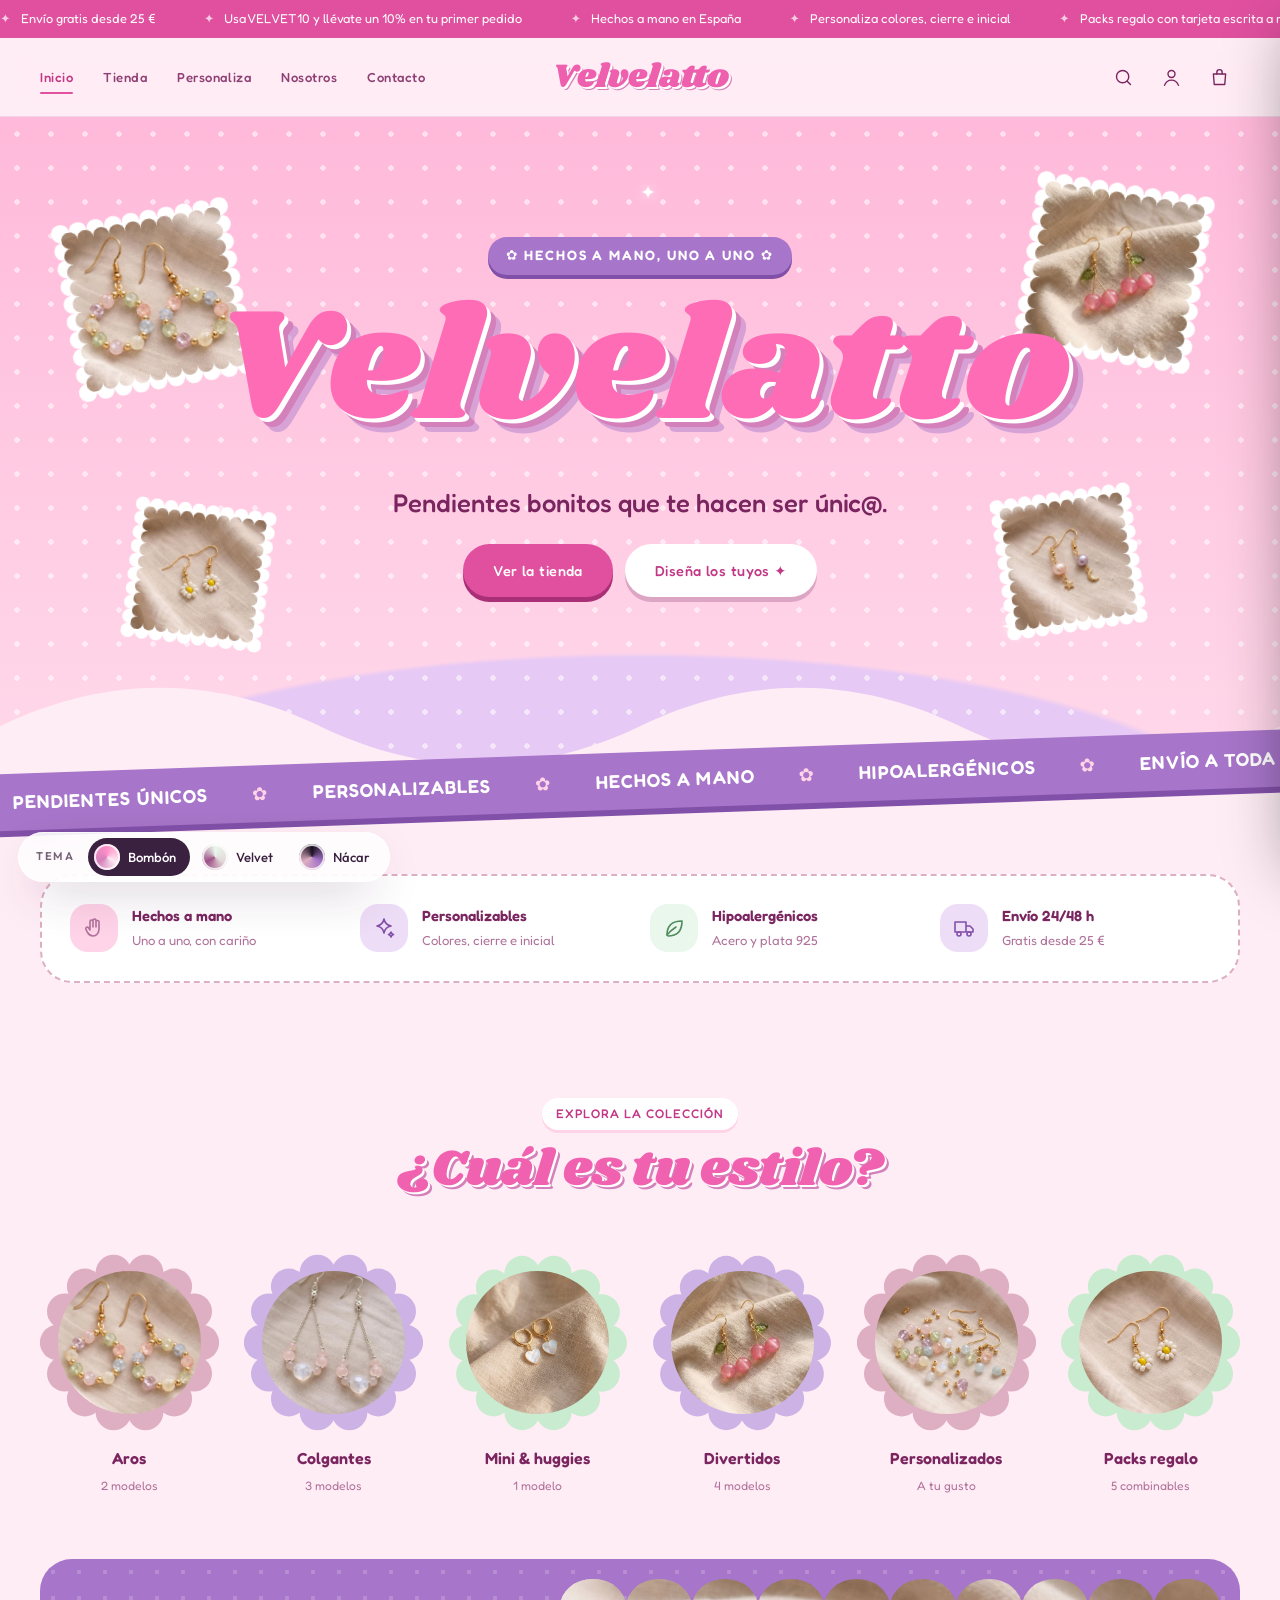
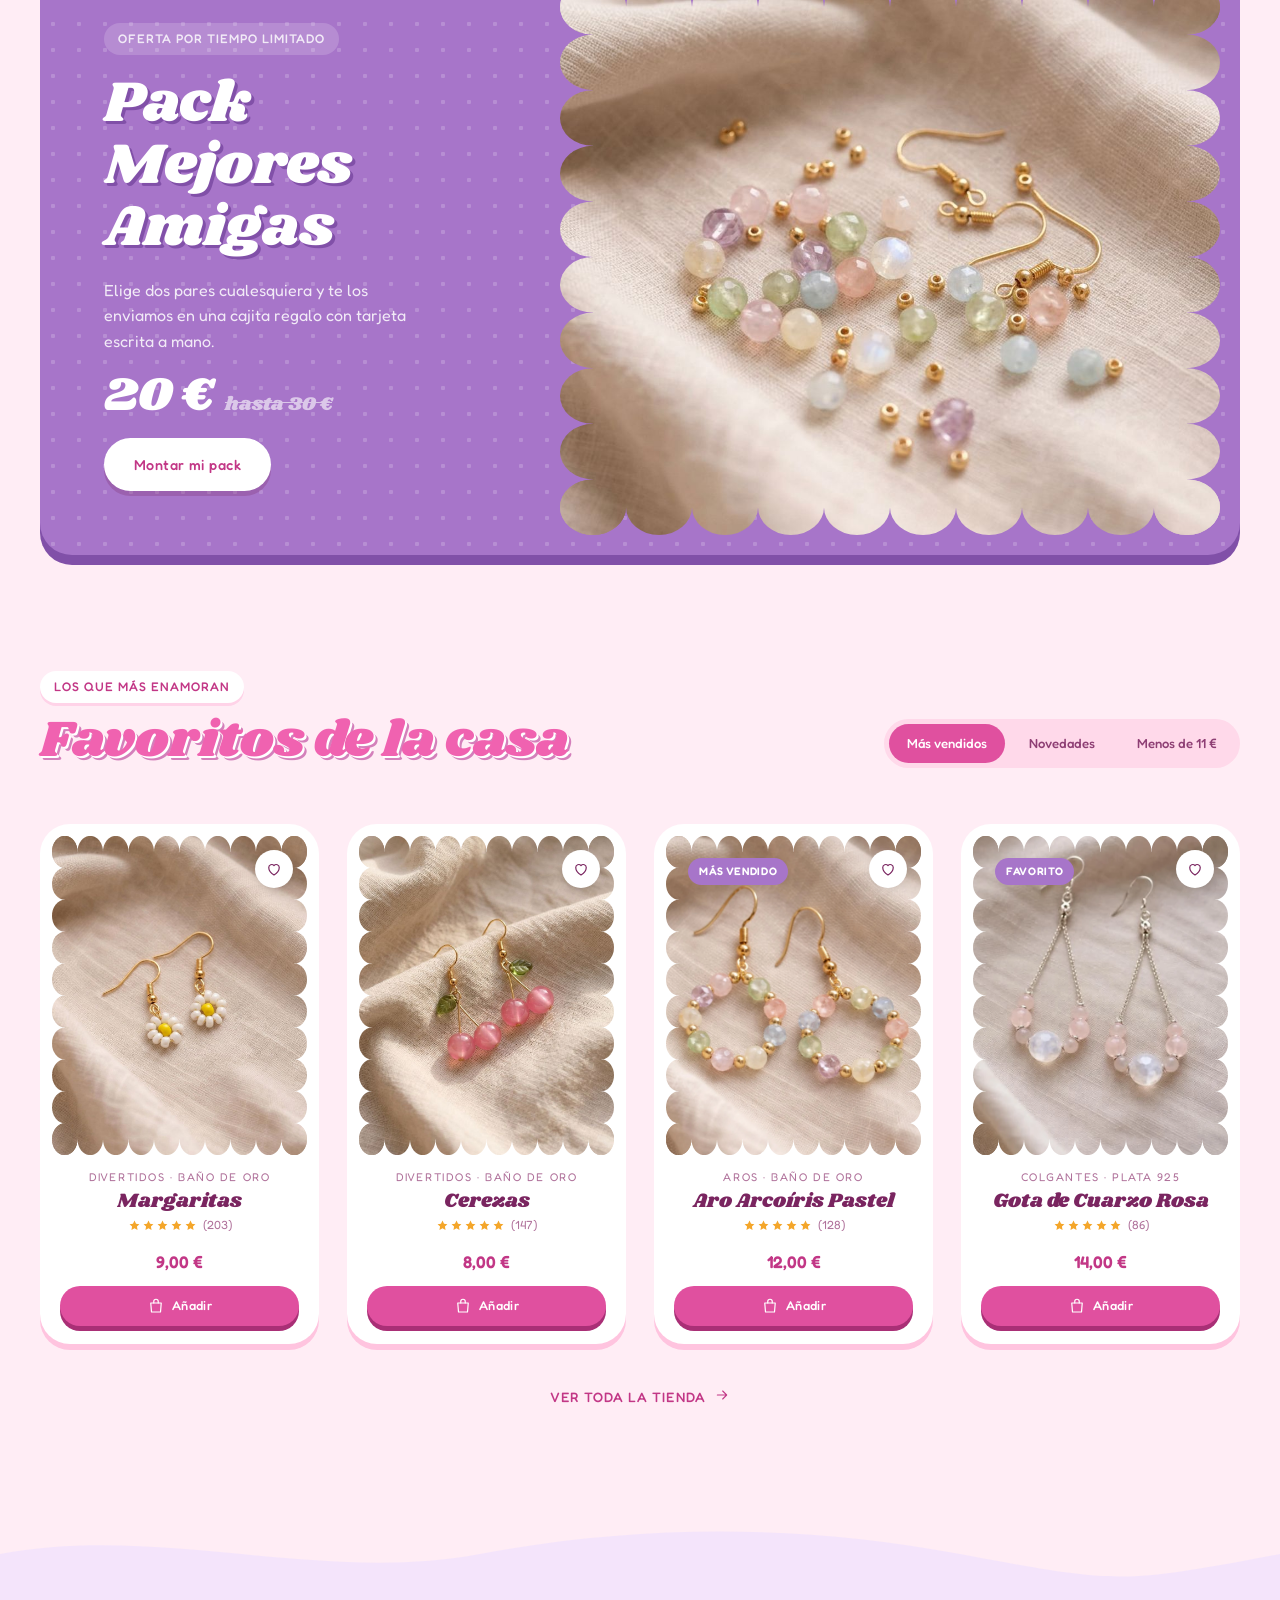
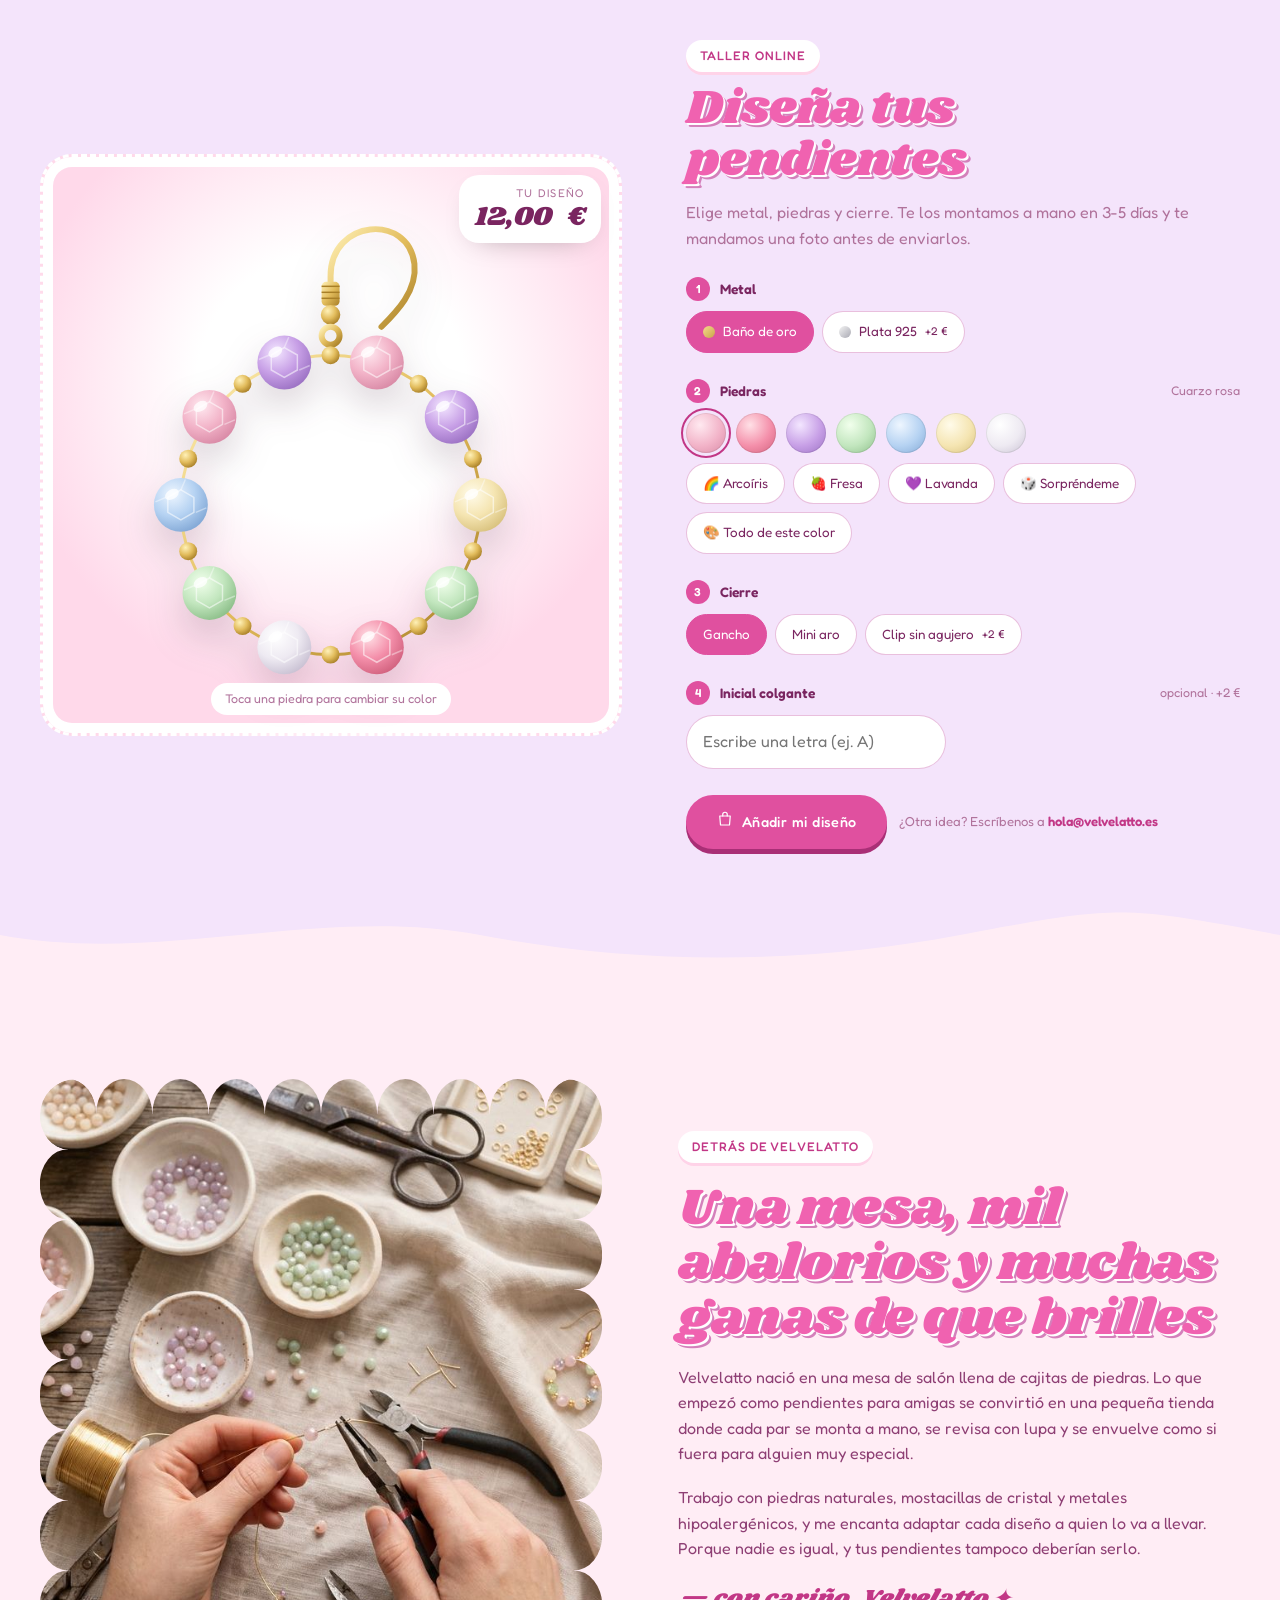
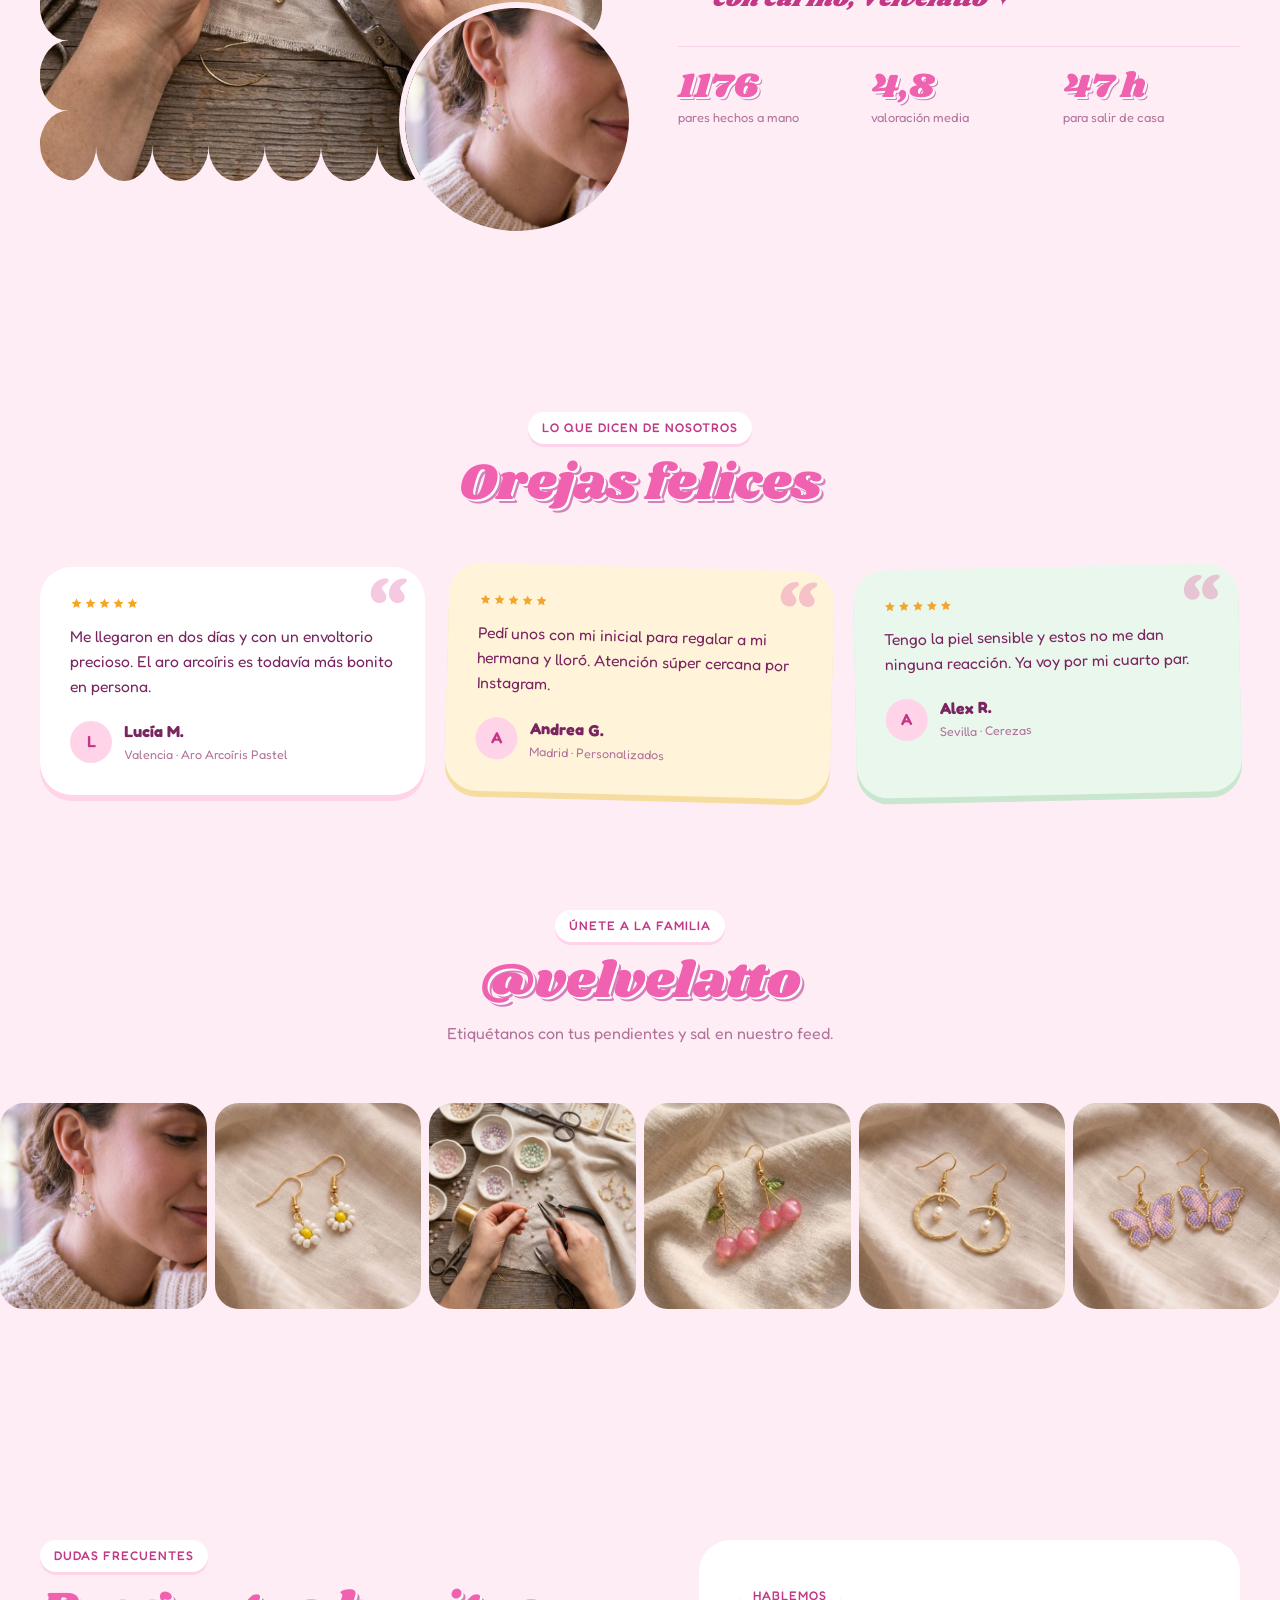
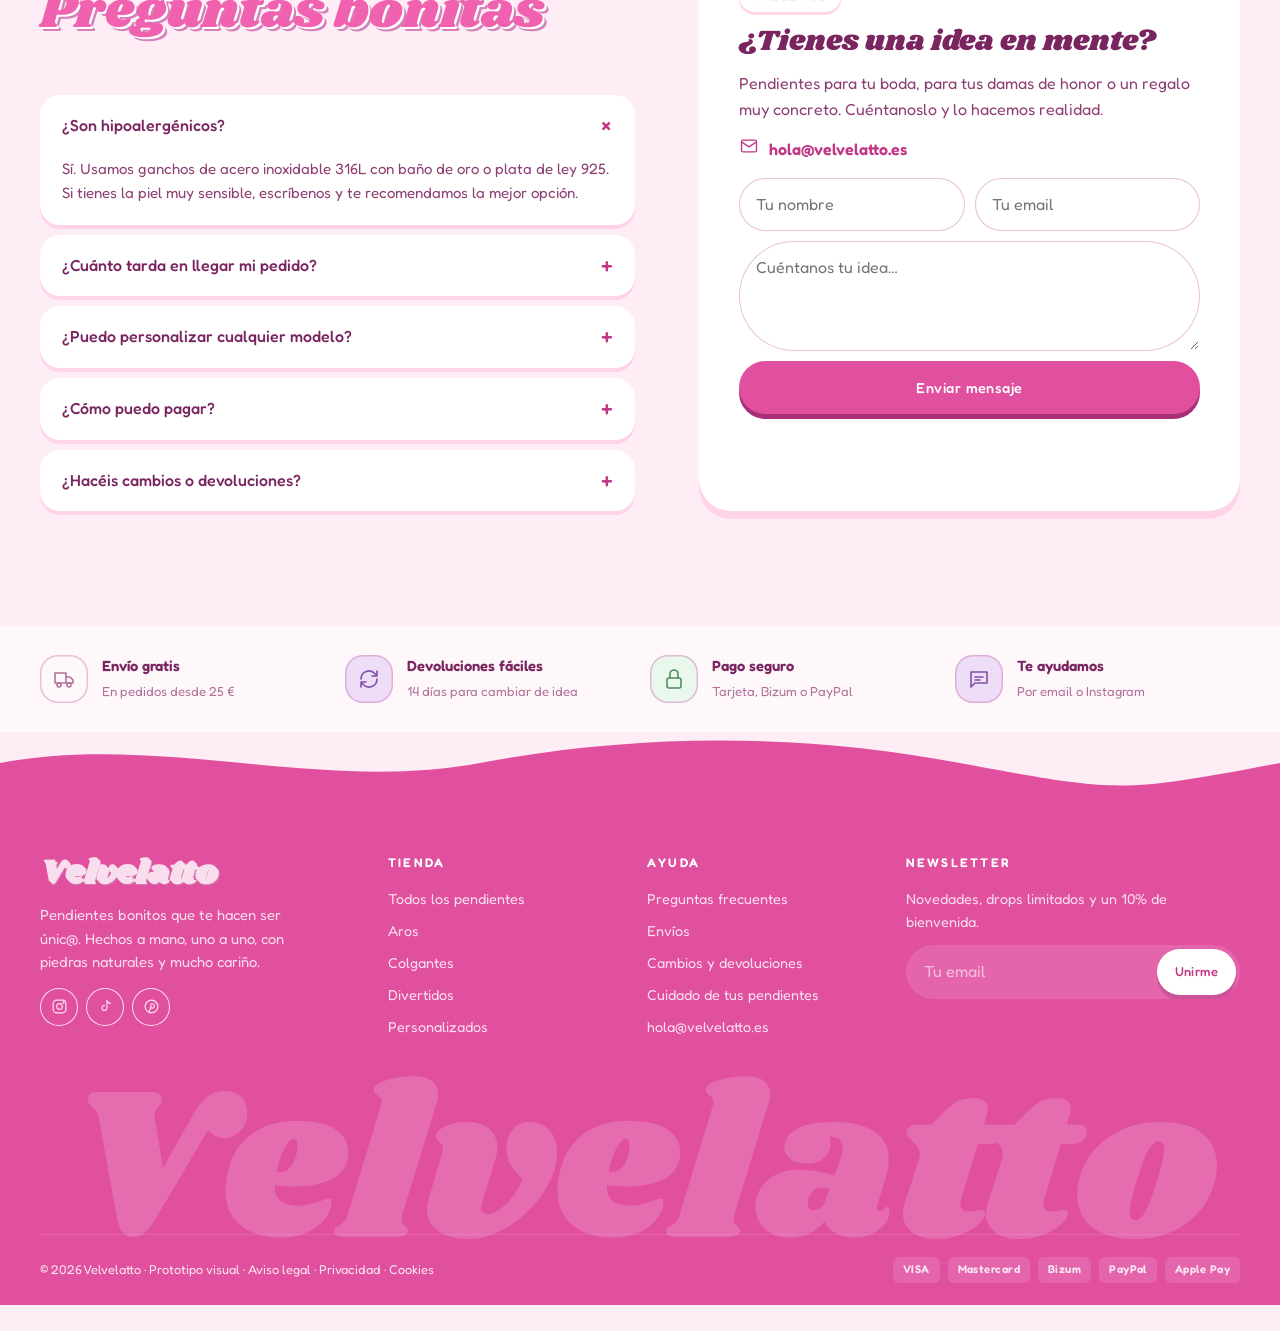
<file: index.html>
<!doctype html>
<html lang="es" data-theme="bombon">
<head>
  <meta charset="utf-8">
  <meta name="viewport" content="width=device-width, initial-scale=1">
  <title>Velvelatto · Pendientes hechos a mano</title>
  <meta name="description" content="Velvelatto: pendientes bonitos hechos a mano y personalizables que te hacen ser únic@. Envío a toda España.">
  <meta name="theme-color" content="#FDE8F1">
  <link rel="icon" href="assets/img/favicon.svg" type="image/svg+xml">
  <script src="assets/js/theme-boot.js"></script>
  <link rel="preconnect" href="https://fonts.googleapis.com">
  <link rel="preconnect" href="https://fonts.gstatic.com" crossorigin>
  <link rel="stylesheet" href="https://fonts.googleapis.com/css2?family=Cormorant+Garamond:ital,wght@0,500;0,600;1,500;1,600&family=Fredoka:wght@400;500;600&family=Instrument+Serif:ital@0;1&family=Jost:wght@300;400;500;600&family=Outfit:wght@300;400;500;600&family=Shrikhand&display=swap">
  <link rel="stylesheet" href="assets/css/base.css">
  <link rel="stylesheet" href="assets/css/themes.css">
</head>
<body data-page="inicio">
  <div id="site-header"></div>

  <main>
    <!-- =============== HERO · BOMBÓN =============== -->
    <section class="hero hero--bombon" data-only="bombon">
      <div class="hb__bg"></div>
      <span class="spark" style="--x:12%;--y:22%;--s:1.6;--t:0s">✦</span>
      <span class="spark" style="--x:86%;--y:18%;--s:1.1;--t:.6s">✦</span>
      <span class="spark" style="--x:78%;--y:72%;--s:1.8;--t:1.2s">✦</span>
      <span class="spark" style="--x:18%;--y:76%;--s:1;--t:1.8s">✦</span>
      <span class="spark" style="--x:50%;--y:9%;--s:.8;--t:.3s">✦</span>
      <figure class="hb__float hb__float--1"><img src="assets/img/arcoiris-pastel.webp" alt=""></figure>
      <figure class="hb__float hb__float--2"><img src="assets/img/cereza.jpg" alt=""></figure>
      <figure class="hb__float hb__float--3"><img src="assets/img/margarita.jpg" alt=""></figure>
      <figure class="hb__float hb__float--4"><img src="assets/img/burbuja.jpg" alt=""></figure>
      <div class="container hb__inner hero-in">
        <span class="hb__kicker" style="--d:0">✿ hechos a mano, uno a uno ✿</span>
        <h1 class="hb__title" style="--d:1" aria-label="Velvelatto">
          <span style="--l:0">V</span><span style="--l:1">e</span><span style="--l:2">l</span><span style="--l:3">v</span><span style="--l:4">e</span><span style="--l:5">l</span><span style="--l:6">a</span><span style="--l:7">t</span><span style="--l:8">t</span><span style="--l:9">o</span>
        </h1>
        <p class="hb__slogan" style="--d:2">Pendientes bonitos que te hacen ser únic@.</p>
        <div class="ctas" style="--d:3">
          <a class="btn" href="tienda.html">Ver la tienda</a>
          <a class="btn btn--light" href="#personaliza">Diseña los tuyos ✦</a>
        </div>
      </div>
      <svg class="hb__wave" viewBox="0 0 1440 120" preserveAspectRatio="none" aria-hidden="true"><path d="M0 60 C 120 0, 240 0, 360 60 S 600 120, 720 60 S 960 0, 1080 60 S 1320 120, 1440 60 V120 H0Z"/></svg>
    </section>

    <!-- =============== HERO · VELVET =============== -->
    <section class="hero hero--velvet" data-only="velvet">
      <div class="container hv__grid">
        <div class="hv__text hero-in">
          <span class="eyebrow" style="--d:0">Nueva colección · Pastel 2026</span>
          <h1 class="hv__title" style="--d:1">Pendientes bonitos que te hacen ser <em>únic@.</em></h1>
          <p class="hv__lead" style="--d:2">Piedras naturales, mostacillas y baño de oro, montados a mano en nuestro pequeño taller. Personaliza colores, cierre e inicial.</p>
          <div class="ctas" style="--d:3">
            <a class="btn" href="tienda.html">Comprar ahora</a>
            <a class="btn btn--ghost" href="#personaliza">Personalizar</a>
          </div>
          <div class="hv__meta" style="--d:4">
            <div><b>4,9</b><span class="stars" data-stars="5"></span><small>+600 opiniones</small></div>
            <div><b>100%</b><small>hecho a mano<br>en España</small></div>
          </div>
        </div>
        <div class="hv__media">
          <div class="hv__arch"><img src="assets/img/hero-modelo.jpg" alt="Modelo luciendo el Aro Arcoíris Pastel"></div>
          <a class="hv__circle" href="producto.html?id=arcoiris-pastel"><img src="assets/img/arcoiris-pastel.webp" alt="Aro Arcoíris Pastel"></a>
          <svg class="hv__badge" viewBox="0 0 200 200" aria-hidden="true">
            <defs><path id="circ" d="M100,100 m-78,0 a78,78 0 1,1 156,0 a78,78 0 1,1 -156,0"/></defs>
            <text><textPath href="#circ" textLength="486" lengthAdjust="spacing">hecho a mano ✦ velvelatto ✦ pendientes ✦</textPath></text>
          </svg>
          <div class="hv__tag"><small>Más vendido</small><b>Aro Arcoíris</b><span>12,00 €</span></div>
        </div>
      </div>
    </section>

    <!-- =============== HERO · NÁCAR =============== -->
    <section class="hero hero--nacar" data-only="nacar">
      <div class="hn__blobs" aria-hidden="true"><i></i><i></i><i></i><i></i></div>
      <div class="container hn__grid">
        <div class="hn__text hero-in">
          <span class="eyebrow" style="--d:0">✦ Colección Nácar · edición 2026</span>
          <h1 class="hn__title" style="--d:1">Brilla<br><em>únic@</em></h1>
          <p class="hn__lead" style="--d:2">Pendientes bonitos que te hacen ser únic@. Hechos a mano con piedras que cambian de color con la luz.</p>
          <div class="ctas" style="--d:3">
            <a class="btn" href="tienda.html">Descubrir la colección</a>
            <a class="btn btn--ghost" href="#personaliza">Crear los míos</a>
          </div>
        </div>
        <div class="hn__stage" data-tilt>
          <div class="hn__ring" aria-hidden="true"></div>
          <div class="hn__card"><img src="assets/img/arcoiris-pastel.webp" alt="Aro Arcoíris Pastel"><span class="hn__shine"></span></div>
          <div class="hn__chip hn__chip--1"><img src="assets/img/luna-perla.jpg" alt=""><span>Luna & Perla<b>12 €</b></span></div>
          <div class="hn__chip hn__chip--2"><img src="assets/img/lluvia-amatista.jpg" alt=""><span>Lluvia de Amatista<b>15 €</b></span></div>
        </div>
      </div>
      <a class="hn__scroll" href="#categorias">Desliza<i></i></a>
    </section>

    <!-- Cinta animada (cada tema la estiliza distinto) -->
    <div class="ribbon" aria-hidden="true">
      <div class="ribbon__track">
        <span>Pendientes únicos</span><span>Personalizables</span><span>Hechos a mano</span><span>Hipoalergénicos</span><span>Envío a toda España</span><span>Regalos bonitos</span>
        <span>Pendientes únicos</span><span>Personalizables</span><span>Hechos a mano</span><span>Hipoalergénicos</span><span>Envío a toda España</span><span>Regalos bonitos</span>
      </div>
    </div>

    <!-- Ventajas -->
    <section class="trust">
      <div class="container trust__box">
        <div class="trust__grid">
          <div class="trust__item" data-reveal style="--i:0"><span class="trust__icon" data-icon="hand"></span><div><strong>Hechos a mano</strong><span>Uno a uno, con cariño</span></div></div>
          <div class="trust__item" data-reveal style="--i:1"><span class="trust__icon" data-icon="sparkle"></span><div><strong>Personalizables</strong><span>Colores, cierre e inicial</span></div></div>
          <div class="trust__item" data-reveal style="--i:2"><span class="trust__icon" data-icon="leaf"></span><div><strong>Hipoalergénicos</strong><span>Acero y plata 925</span></div></div>
          <div class="trust__item" data-reveal style="--i:3"><span class="trust__icon" data-icon="truck"></span><div><strong>Envío 24/48 h</strong><span>Gratis desde 25 €</span></div></div>
        </div>
      </div>
    </section>

    <!-- Categorías -->
    <section class="section cats" id="categorias">
      <div class="container">
        <header class="section-head" data-reveal>
          <span class="eyebrow">Explora la colección</span>
          <h2>¿Cuál es tu estilo?</h2>
        </header>
        <div class="cats__grid" id="cats"></div>
      </div>
    </section>

    <!-- Promo -->
    <section class="container" data-reveal="zoom">
      <div class="promo">
        <div class="promo__text">
          <span class="eyebrow">Oferta por tiempo limitado</span>
          <h2>Pack Mejores Amigas</h2>
          <p>Elige dos pares cualesquiera y te los enviamos en una cajita regalo con tarjeta escrita a mano.</p>
          <div class="promo__price"><b>20 €</b><s>hasta 30 €</s></div>
          <a class="btn btn--light" href="tienda.html?cat=packs">Montar mi pack</a>
        </div>
        <div class="promo__media"><img src="assets/img/abalorios.jpg" alt="Piedras pastel y abalorios dorados"></div>
      </div>
    </section>

    <!-- Más vendidos -->
    <section class="section">
      <div class="container">
        <header class="section-head section-head--split" data-reveal>
          <div>
            <span class="eyebrow">Los que más enamoran</span>
            <h2>Favoritos de la casa</h2>
          </div>
          <div class="tabs" role="tablist" id="best-tabs">
            <span class="tabs__pill"></span>
            <button role="tab" aria-selected="true" data-tab="best">Más vendidos</button>
            <button role="tab" aria-selected="false" data-tab="new">Novedades</button>
            <button role="tab" aria-selected="false" data-tab="cheap">Menos de 11 €</button>
          </div>
        </header>
        <div class="grid-products" id="best-grid"></div>
        <div style="text-align:center;margin-top:40px" data-reveal><a class="link-arrow" href="tienda.html">Ver toda la tienda <span data-icon="arrow"></span></a></div>
      </div>
    </section>

    <!-- Personalizador -->
    <section class="section builder" id="personaliza">
      <svg class="wave-top" data-only="bombon" viewBox="0 0 1440 80" preserveAspectRatio="none" aria-hidden="true"><path d="M0 40 C 180 0, 360 80, 540 40 S 900 0, 1080 40 S 1260 80, 1440 40 V0 H0Z"/></svg>
      <div class="container builder__grid">
        <div class="builder__stage" data-reveal="left">
          <svg class="builder__svg" id="builder-svg" viewBox="0 0 300 360" aria-label="Vista previa de tu pendiente"></svg>
          <div class="builder__price-tag"><small>Tu diseño</small><b id="builder-price">12,00 €</b></div>
          <span class="builder__hint">Toca una piedra para cambiar su color</span>
        </div>
        <div class="builder__controls" data-reveal="right">
          <div style="display:grid;gap:12px">
            <span class="eyebrow">Taller online</span>
            <h2>Diseña tus pendientes</h2>
            <p style="color:var(--muted)">Elige metal, piedras y cierre. Te los montamos a mano en 3-5 días y te mandamos una foto antes de enviarlos.</p>
          </div>
          <div class="step">
            <span class="step__label"><i>1</i>Metal</span>
            <div class="chips" id="b-metal">
              <button class="chip" aria-pressed="true" data-metal="oro"><span class="dot" style="background:linear-gradient(135deg,#f6dc8c,#c9a24a)"></span>Baño de oro</button>
              <button class="chip" aria-pressed="false" data-metal="plata"><span class="dot" style="background:linear-gradient(135deg,#f4f4f4,#a9a9b3)"></span>Plata 925 <small>+2 €</small></button>
            </div>
          </div>
          <div class="step">
            <span class="step__label"><i>2</i>Piedras <em id="b-stone-name">Cuarzo rosa</em></span>
            <div class="swatches" id="b-stones"></div>
            <div class="chips" id="b-presets">
              <button class="chip" data-preset="arcoiris">🌈 Arcoíris</button>
              <button class="chip" data-preset="fresa">🍓 Fresa</button>
              <button class="chip" data-preset="lavanda">💜 Lavanda</button>
              <button class="chip" data-preset="random">🎲 Sorpréndeme</button>
            </div>
          </div>
          <div class="step">
            <span class="step__label"><i>3</i>Cierre</span>
            <div class="chips" id="b-closure">
              <button class="chip" aria-pressed="true" data-closure="gancho">Gancho</button>
              <button class="chip" aria-pressed="false" data-closure="aro">Mini aro</button>
              <button class="chip" aria-pressed="false" data-closure="clip">Clip sin agujero <small>+2 €</small></button>
            </div>
          </div>
          <div class="step">
            <span class="step__label"><i>4</i>Inicial colgante <em>opcional · +2 €</em></span>
            <input class="input" id="b-initial" maxlength="1" placeholder="Escribe una letra (ej. A)" style="max-width:260px">
          </div>
          <div class="builder__buy">
            <button class="btn" id="b-add"><span data-icon="bag"></span>Añadir mi diseño</button>
            <span style="font-size:.82rem;color:var(--muted)">¿Otra idea? Escríbenos a <a class="contact-mail" style="display:inline" href="mailto:hola@velvelatto.es">hola@velvelatto.es</a></span>
          </div>
        </div>
      </div>
    </section>

    <!-- Sobre mí -->
    <section class="section about" id="sobre">
      <div class="container about__grid">
        <div class="about__media" data-reveal="left">
          <img src="assets/img/taller.jpg" alt="Montando pendientes a mano en el taller">
          <img class="about__small" src="assets/img/hero-modelo.jpg" alt="">
        </div>
        <div class="about__text" data-reveal="right">
          <span class="eyebrow">Detrás de Velvelatto</span>
          <h2>Una mesa, mil abalorios y muchas ganas de que brilles</h2>
          <p>Velvelatto nació en una mesa de salón llena de cajitas de piedras. Lo que empezó como pendientes para amigas se convirtió en una pequeña tienda donde cada par se monta a mano, se revisa con lupa y se envuelve como si fuera para alguien muy especial.</p>
          <p>Trabajo con piedras naturales, mostacillas de cristal y metales hipoalergénicos, y me encanta adaptar cada diseño a quien lo va a llevar. Porque nadie es igual, y tus pendientes tampoco deberían serlo.</p>
          <span class="signature">— con cariño, Velvelatto ✦</span>
          <div class="stats">
            <div><b data-count="1200">0</b><span>pares hechos a mano</span></div>
            <div><b data-count="4.9" data-decimals="1">0</b><span>valoración media</span></div>
            <div><b data-count="48" data-suffix=" h">0</b><span>para salir de casa</span></div>
          </div>
        </div>
      </div>
    </section>

    <!-- Opiniones -->
    <section class="section reviews">
      <div class="container">
        <header class="section-head" data-reveal>
          <span class="eyebrow">Lo que dicen de nosotros</span>
          <h2>Orejas felices</h2>
        </header>
        <div class="reviews__grid" id="reviews"></div>
      </div>
    </section>

    <!-- Instagram -->
    <section class="section" style="padding-top:0">
      <div class="container">
        <header class="section-head" data-reveal>
          <span class="eyebrow">Únete a la familia</span>
          <h2>@velvelatto</h2>
          <p>Etiquétanos con tus pendientes y sal en nuestro feed.</p>
        </header>
      </div>
      <div class="insta" id="insta"></div>
    </section>

    <!-- FAQ + contacto -->
    <section class="section contact" id="contacto">
      <div class="container contact__grid">
        <div data-reveal="left">
          <header class="section-head" style="text-align:left;justify-items:start;margin-inline:0">
            <span class="eyebrow">Dudas frecuentes</span>
            <h2>Preguntas bonitas</h2>
          </header>
          <div class="faq">
            <details open><summary>¿Son hipoalergénicos?</summary><p>Sí. Usamos ganchos de acero inoxidable 316L con baño de oro o plata de ley 925. Si tienes la piel muy sensible, escríbenos y te recomendamos la mejor opción.</p></details>
            <details><summary>¿Cuánto tarda en llegar mi pedido?</summary><p>Los pendientes de la tienda salen en 24-48 h laborables. Los personalizados tardan de 3 a 5 días porque los montamos desde cero. El envío en España tarda 1-3 días.</p></details>
            <details><summary>¿Puedo personalizar cualquier modelo?</summary><p>¡Casi todos! Puedes cambiar colores de piedras, metal, cierre (también clip sin agujero) y añadir una inicial. Si tienes una idea concreta, mándanos una foto.</p></details>
            <details><summary>¿Cómo puedo pagar?</summary><p>Con tarjeta, Bizum o PayPal. El pago es 100% seguro y recibes confirmación por email al momento.</p></details>
            <details><summary>¿Hacéis cambios o devoluciones?</summary><p>Tienes 14 días para devolver pendientes de la tienda sin usar. Por higiene y porque son únicos, los personalizados no admiten devolución salvo defecto.</p></details>
          </div>
        </div>
        <div class="contact-card" data-reveal="right">
          <span class="eyebrow">Hablemos</span>
          <h3>¿Tienes una idea en mente?</h3>
          <p style="color:var(--ink-soft)">Pendientes para tu boda, para tus damas de honor o un regalo muy concreto. Cuéntanoslo y lo hacemos realidad.</p>
          <a class="contact-mail" href="mailto:hola@velvelatto.es"><span data-icon="mail"></span>hola@velvelatto.es</a>
          <form class="contact-form" style="display:grid;gap:10px" data-fake-form>
            <div class="row"><input class="input" placeholder="Tu nombre" required><input class="input" type="email" placeholder="Tu email" required></div>
            <textarea class="input" placeholder="Cuéntanos tu idea…"></textarea>
            <button class="btn" type="submit">Enviar mensaje</button>
          </form>
        </div>
      </div>
    </section>
  </main>

  <div id="site-footer"></div>

  <script src="assets/js/data.js"></script>
  <script src="assets/js/app.js"></script>
  <script src="assets/js/home.js"></script>
</body>
</html>
</file>
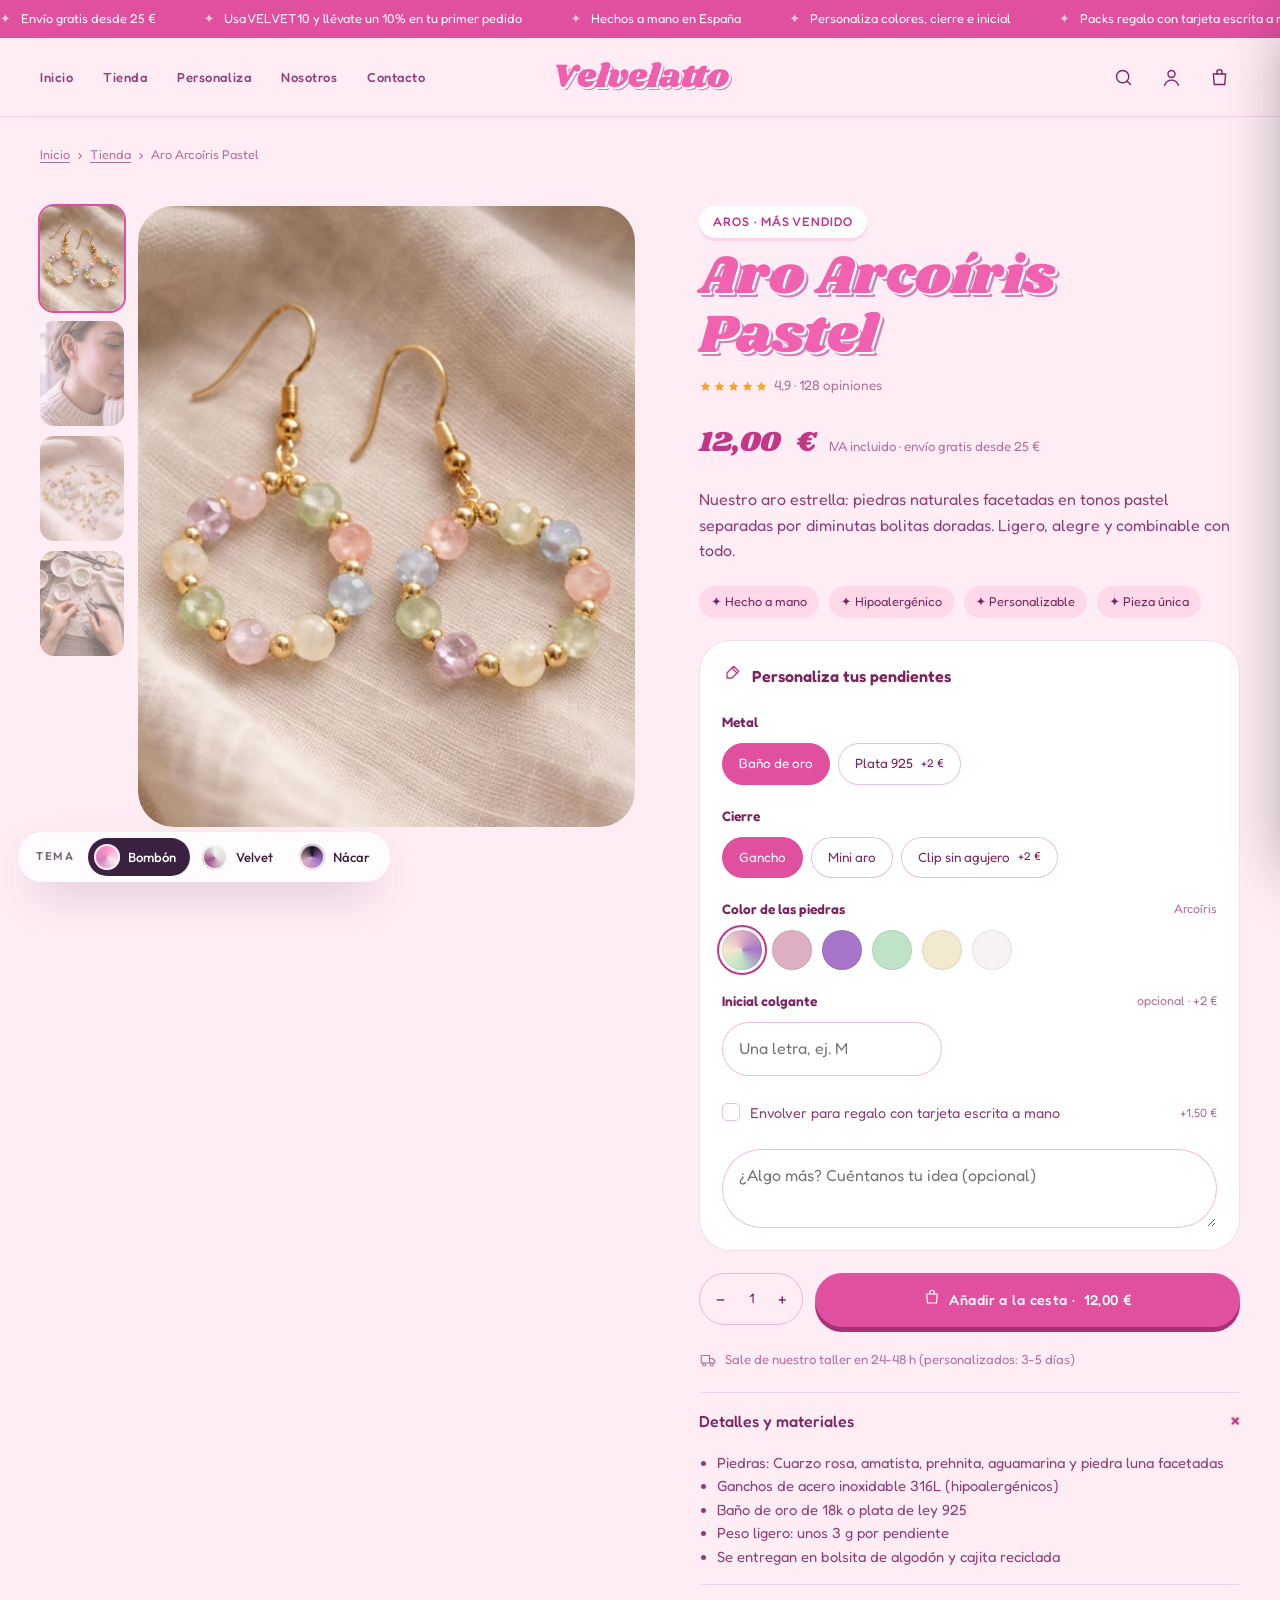
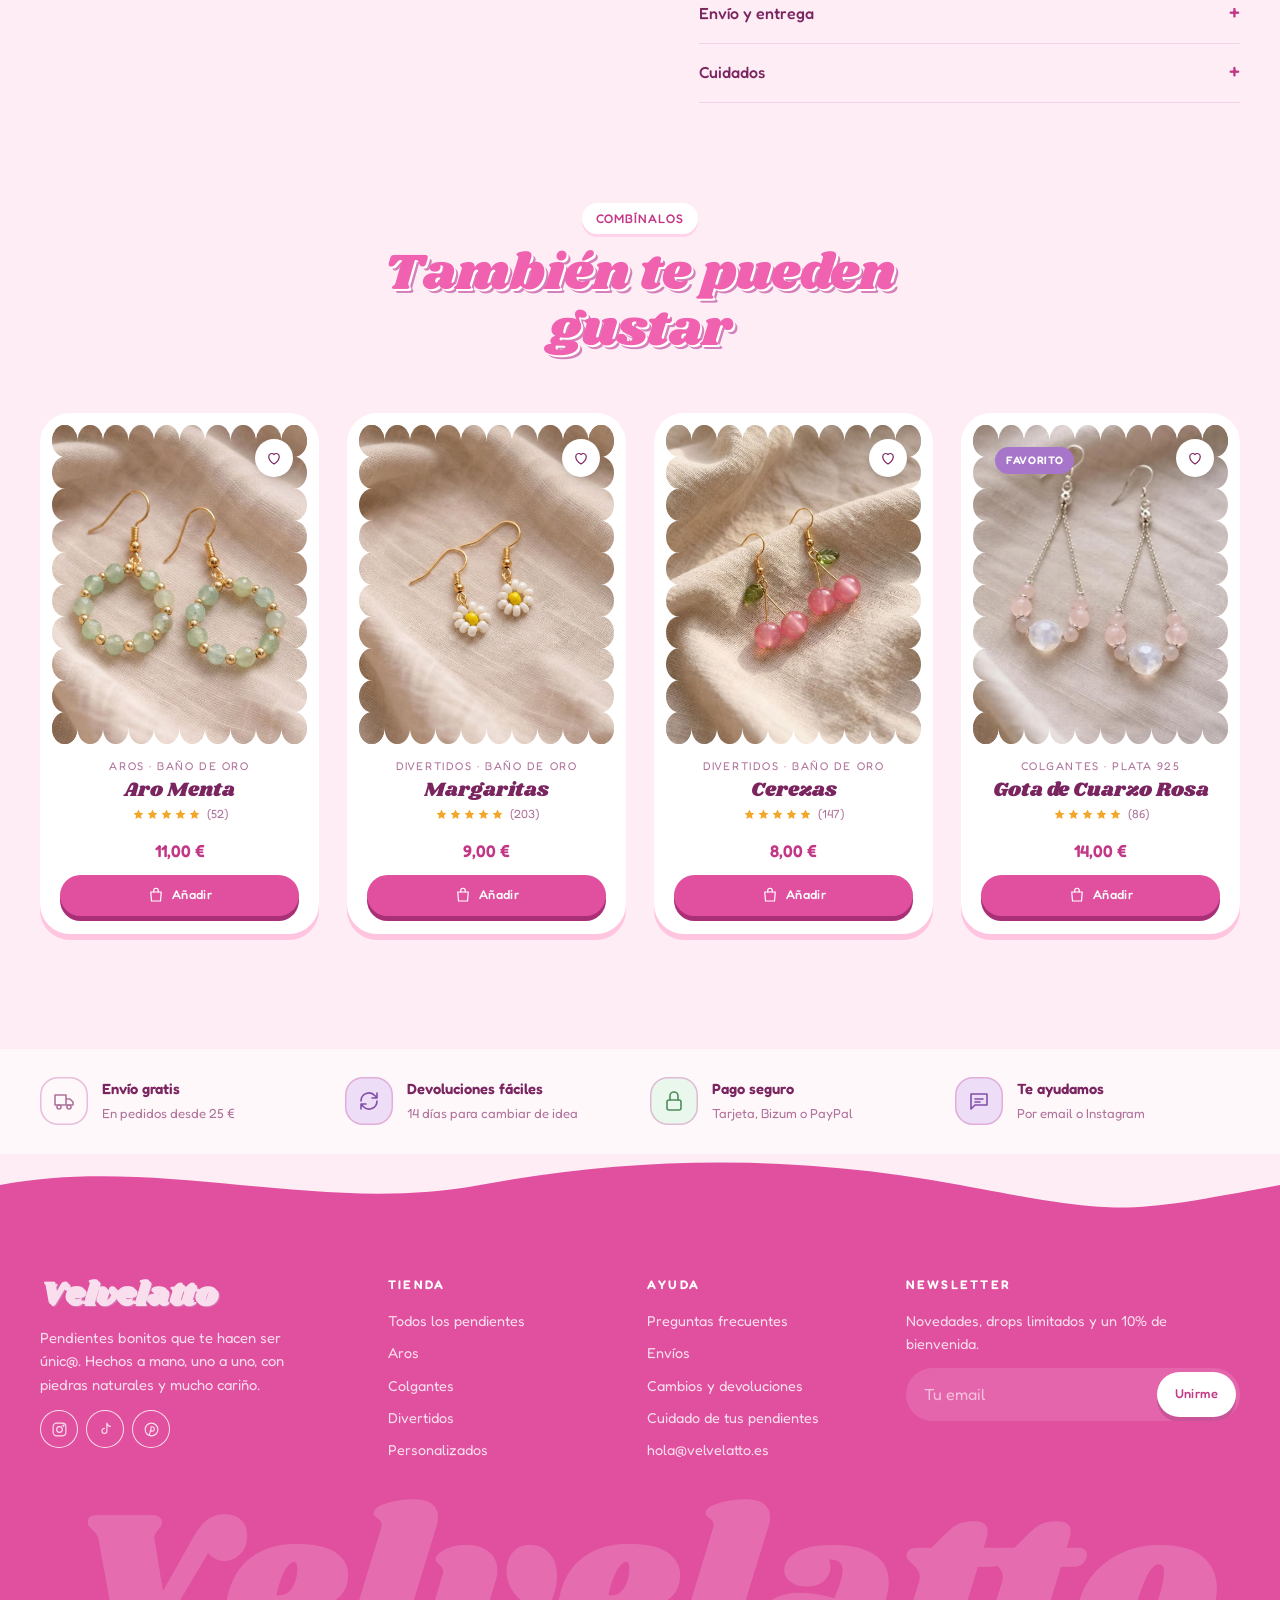
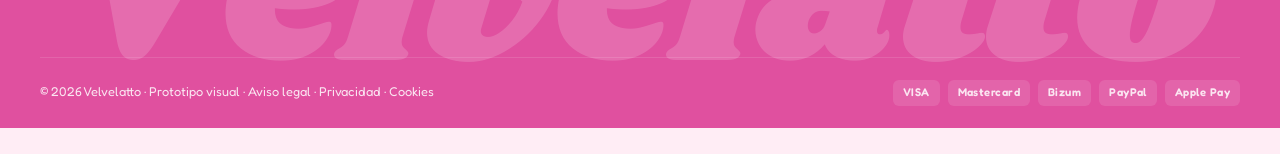
<file: producto.html>
<!doctype html>
<html lang="es" data-theme="bombon">
<head>
  <meta charset="utf-8">
  <meta name="viewport" content="width=device-width, initial-scale=1">
  <title>Pendientes · Velvelatto</title>
  <meta name="description" content="Pendientes hechos a mano y personalizables de Velvelatto.">
  <meta name="theme-color" content="#FFEDF5">
  <link rel="icon" href="assets/img/favicon.svg" type="image/svg+xml">
  <script src="assets/js/theme-boot.js"></script>
  <link rel="preconnect" href="https://fonts.googleapis.com">
  <link rel="preconnect" href="https://fonts.gstatic.com" crossorigin>
  <link rel="stylesheet" href="https://fonts.googleapis.com/css2?family=Cormorant+Garamond:ital,wght@0,500;0,600;1,500;1,600&family=Fredoka:wght@400;500;600&family=Instrument+Serif:ital@0;1&family=Jost:wght@300;400;500;600&family=Outfit:wght@300;400;500;600&family=Shrikhand&display=swap">
  <link rel="stylesheet" href="assets/css/base.css">
  <link rel="stylesheet" href="assets/css/themes.css">
</head>
<body data-page="producto">
  <div id="site-header"></div>

  <main class="container">
    <nav class="crumbs" aria-label="Migas de pan" style="padding-top:28px"><a href="index.html">Inicio</a><span>›</span><a href="tienda.html">Tienda</a><span>›</span><span id="crumb-name"></span></nav>

    <div class="product">
      <div class="gallery" data-reveal="left">
        <div class="gallery__thumbs" id="thumbs"></div>
        <div class="gallery__main" id="main-img"><img alt=""></div>
      </div>

      <div class="pinfo" data-reveal="right">
        <div style="display:grid;gap:10px">
          <span class="eyebrow" id="p-cat"></span>
          <h1 id="p-name"></h1>
          <div class="card__rating" id="p-rating" style="justify-content:flex-start;font-size:.85rem"></div>
        </div>
        <div class="pinfo__price"><span class="price" id="p-price"></span><small style="color:var(--muted)">IVA incluido · envío gratis desde 25 €</small></div>
        <p class="pinfo__desc" id="p-desc"></p>
        <div class="pinfo__meta" id="p-meta"></div>

        <div class="custom-box">
          <div class="custom-box__head"><span data-icon="brush"></span>Personaliza tus pendientes</div>
          <div class="step">
            <span class="step__label">Metal</span>
            <div class="chips" data-opt="metal">
              <button class="chip" data-v="oro" data-extra="0">Baño de oro</button>
              <button class="chip" data-v="plata" data-extra="2">Plata 925 <small>+2 €</small></button>
            </div>
          </div>
          <div class="step">
            <span class="step__label">Cierre</span>
            <div class="chips" data-opt="closure">
              <button class="chip" data-v="Gancho" data-extra="0" aria-pressed="true">Gancho</button>
              <button class="chip" data-v="Mini aro" data-extra="0">Mini aro</button>
              <button class="chip" data-v="Clip sin agujero" data-extra="2">Clip sin agujero <small>+2 €</small></button>
            </div>
          </div>
          <div class="step">
            <span class="step__label">Color de las piedras <em id="color-name"></em></span>
            <div class="swatches" id="p-colors"></div>
          </div>
          <div class="step">
            <span class="step__label">Inicial colgante <em>opcional · +2 €</em></span>
            <input class="input" id="p-initial" maxlength="1" placeholder="Una letra, ej. M" style="max-width:220px">
          </div>
          <label class="check"><input type="checkbox" id="p-gift">Envolver para regalo con tarjeta escrita a mano <em>+1,50 €</em></label>
          <textarea class="input" id="p-note" rows="2" placeholder="¿Algo más? Cuéntanos tu idea (opcional)" style="min-height:70px"></textarea>
        </div>

        <div class="buy-row">
          <div class="qty"><button data-pq="-1" aria-label="Menos">−</button><span id="p-qty">1</span><button data-pq="1" aria-label="Más">+</button></div>
          <button class="btn" id="p-add"><span data-icon="bag"></span>Añadir a la cesta · <span id="p-total"></span></button>
        </div>
        <p style="font-size:.82rem;color:var(--muted);display:flex;gap:8px;align-items:center"><span data-icon="truck" style="width:18px;display:inline-flex"></span>Sale de nuestro taller en 24-48 h (personalizados: 3-5 días)</p>

        <div class="accordion">
          <details open><summary>Detalles y materiales</summary><ul id="p-details"></ul></details>
          <details><summary>Envío y entrega</summary><p>Envío a toda España por 3,50 € (gratis desde 25 €). Llega en 1-3 días laborables con número de seguimiento. Envíos a Europa bajo consulta.</p></details>
          <details><summary>Cuidados</summary><p>Guárdalos en su bolsita, lejos del agua, perfumes y cremas. Límpialos con un paño suave y seco para que brillen como el primer día.</p></details>
        </div>
      </div>
    </div>

    <section class="section" style="padding-top:20px">
      <header class="section-head" data-reveal>
        <span class="eyebrow">Combínalos</span>
        <h2>También te pueden gustar</h2>
      </header>
      <div class="grid-products" id="related"></div>
    </section>
  </main>

  <div id="site-footer"></div>

  <script src="assets/js/data.js"></script>
  <script src="assets/js/app.js"></script>
  <script src="assets/js/product.js"></script>
</body>
</html>
</file>
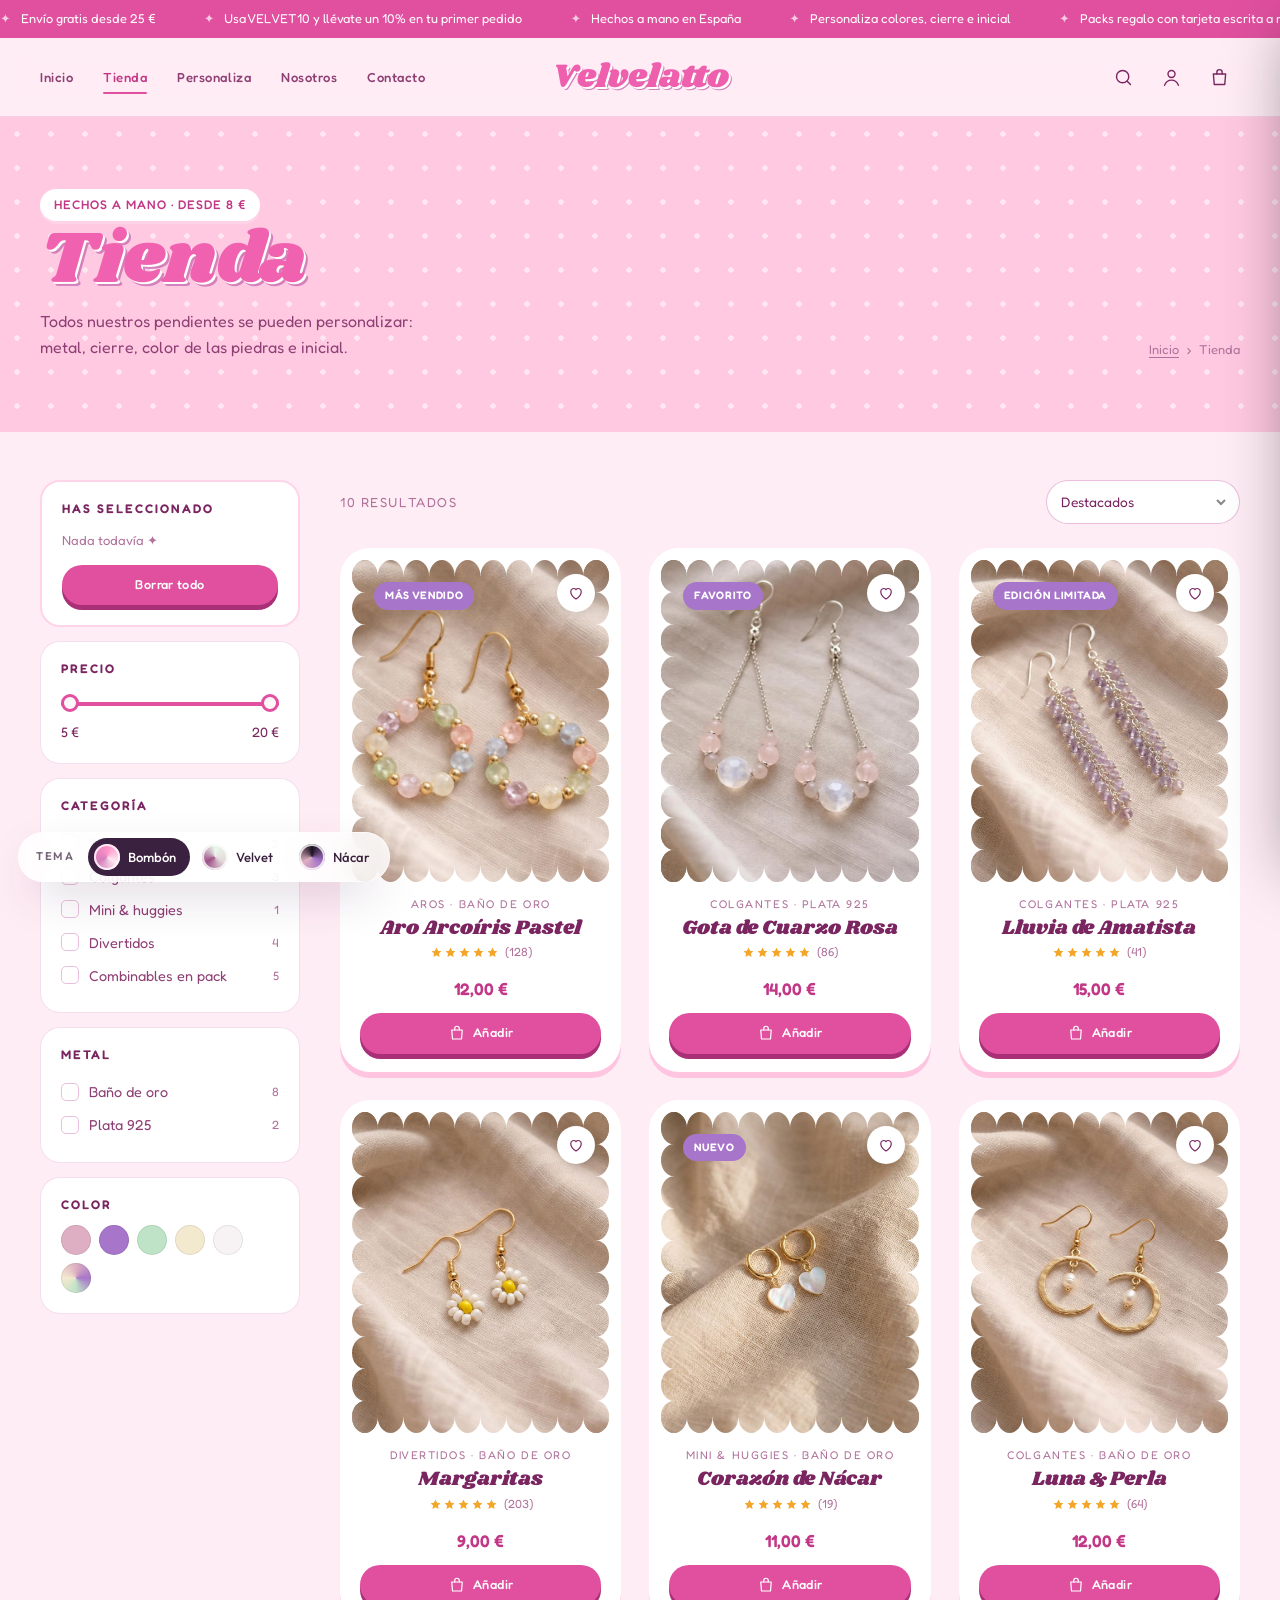
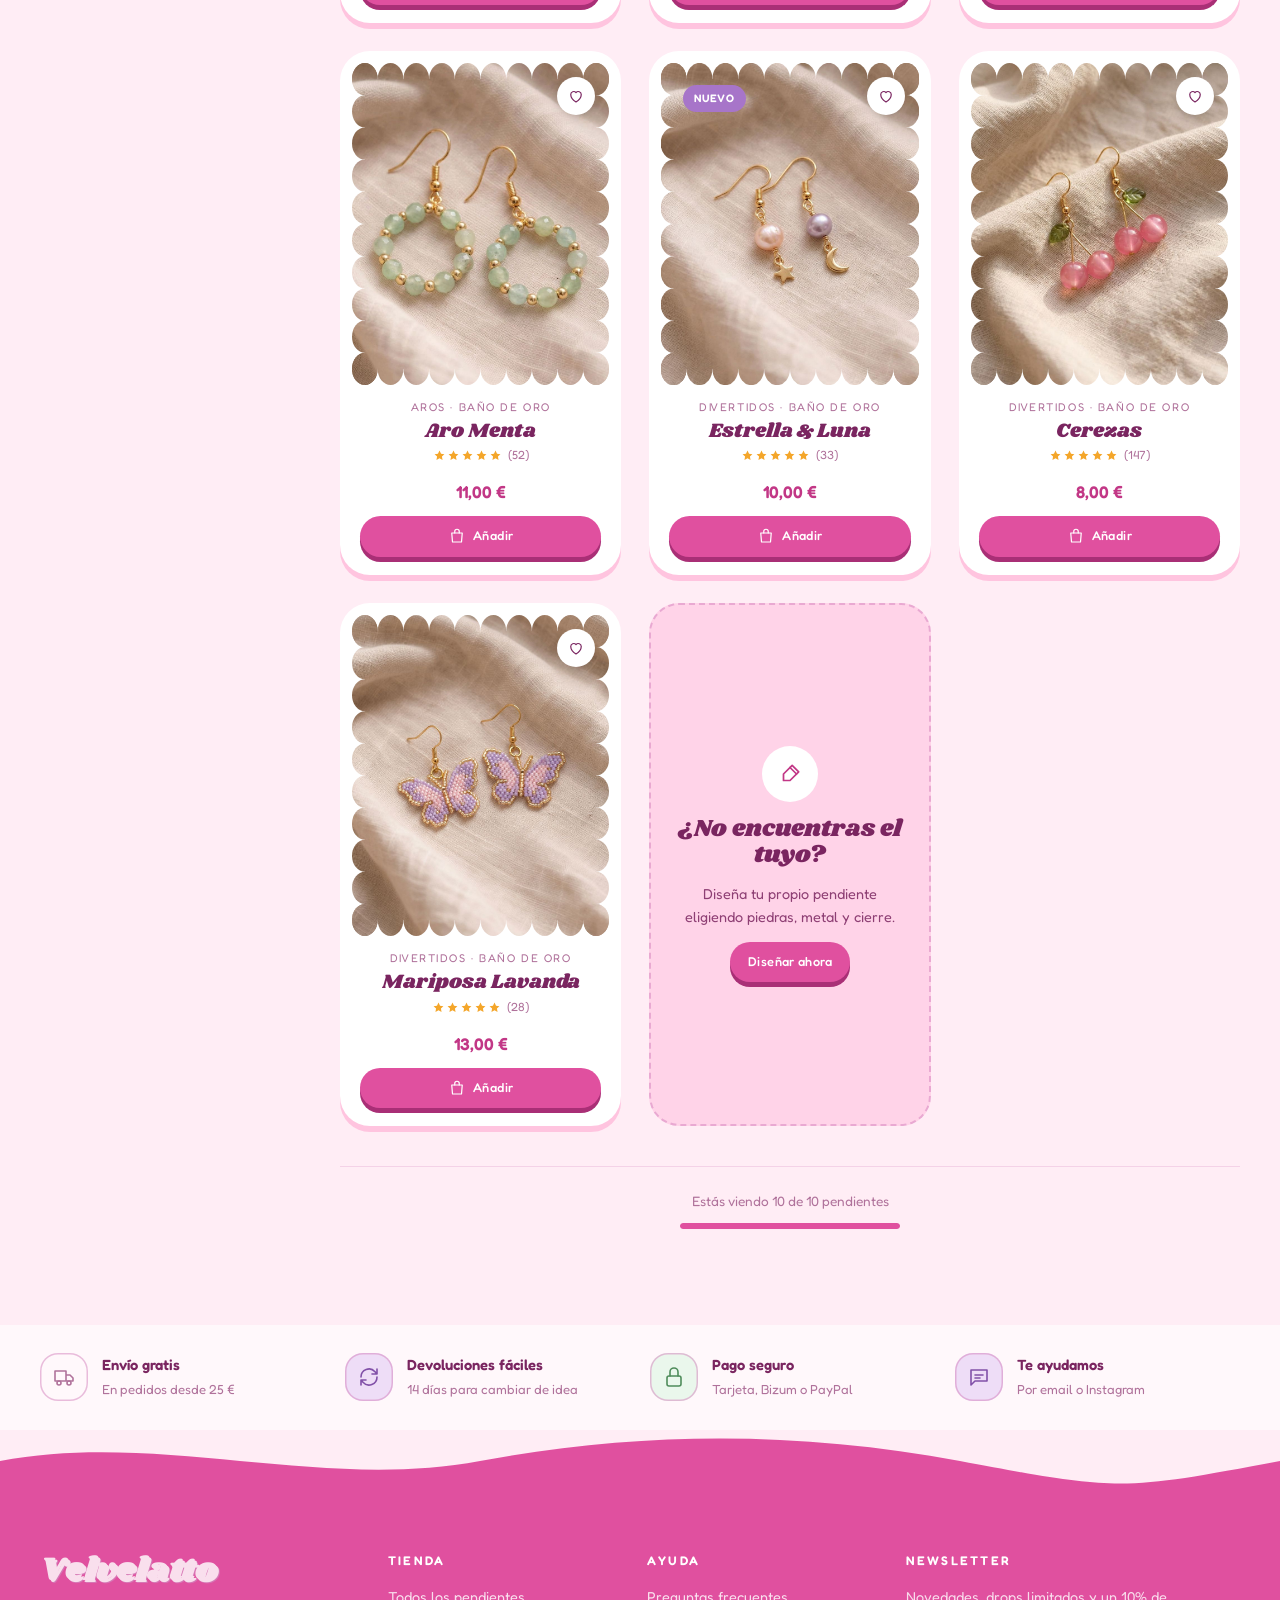
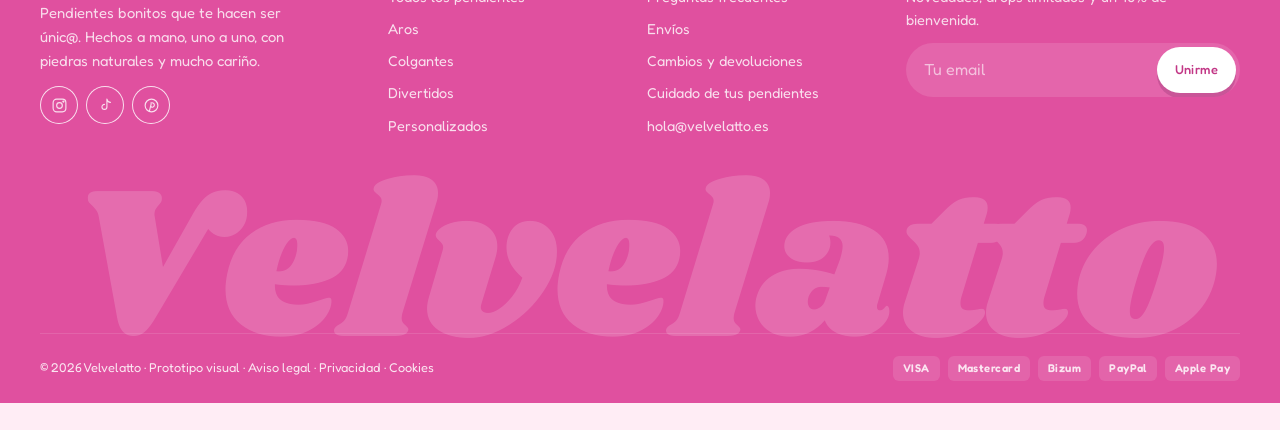
<file: tienda.html>
<!doctype html>
<html lang="es" data-theme="bombon">
<head>
  <meta charset="utf-8">
  <meta name="viewport" content="width=device-width, initial-scale=1">
  <title>Tienda · Velvelatto</title>
  <meta name="description" content="Todos los pendientes hechos a mano de Velvelatto: aros, colgantes, mini y divertidos. Desde 8 €.">
  <meta name="theme-color" content="#FFEDF5">
  <link rel="icon" href="assets/img/favicon.svg" type="image/svg+xml">
  <script src="assets/js/theme-boot.js"></script>
  <link rel="preconnect" href="https://fonts.googleapis.com">
  <link rel="preconnect" href="https://fonts.gstatic.com" crossorigin>
  <link rel="stylesheet" href="https://fonts.googleapis.com/css2?family=Cormorant+Garamond:ital,wght@0,500;0,600;1,500;1,600&family=Fredoka:wght@400;500;600&family=Instrument+Serif:ital@0;1&family=Jost:wght@300;400;500;600&family=Outfit:wght@300;400;500;600&family=Shrikhand&display=swap">
  <link rel="stylesheet" href="assets/css/base.css">
  <link rel="stylesheet" href="assets/css/themes.css">
</head>
<body data-page="tienda">
  <div id="site-header"></div>

  <main>
    <section class="page-head">
      <div class="container page-head__inner hero-in">
        <div style="--d:0">
          <span class="eyebrow">Hechos a mano · desde 8 €</span>
          <h1>Tienda</h1>
          <p>Todos nuestros pendientes se pueden personalizar: metal, cierre, color de las piedras e inicial.</p>
        </div>
        <nav class="crumbs" aria-label="Migas de pan" style="--d:1"><a href="index.html">Inicio</a><span>›</span><span>Tienda</span></nav>
      </div>
    </section>

    <div class="container shop">
      <aside class="filters" id="filters" aria-label="Filtros">
        <button class="icon-btn filter-close" data-close-filters aria-label="Cerrar filtros" style="justify-self:end" hidden><span data-icon="close"></span></button>
        <div class="filter-box filter-box--selected">
          <h3>Has seleccionado</h3>
          <div class="selected-list" id="selected"></div>
          <button class="btn btn--sm btn--block" id="clear-all">Borrar todo</button>
        </div>
        <div class="filter-box">
          <h3>Precio</h3>
          <div class="range">
            <div class="range__track"><div class="range__fill" id="range-fill"></div></div>
            <input type="range" id="min-price" min="5" max="20" step="1" value="5" aria-label="Precio mínimo">
            <input type="range" id="max-price" min="5" max="20" step="1" value="20" aria-label="Precio máximo">
          </div>
          <div class="range-values"><span id="min-label">5 €</span><span id="max-label">20 €</span></div>
        </div>
        <div class="filter-box">
          <h3>Categoría</h3>
          <div id="cat-filter"></div>
        </div>
        <div class="filter-box">
          <h3>Metal</h3>
          <label class="check"><input type="checkbox" name="metal" value="oro">Baño de oro<em id="metal-oro"></em></label>
          <label class="check"><input type="checkbox" name="metal" value="plata">Plata 925<em id="metal-plata"></em></label>
        </div>
        <div class="filter-box">
          <h3>Color</h3>
          <div class="color-filter" id="color-filter"></div>
        </div>
      </aside>

      <section>
        <div class="toolbar">
          <span class="toolbar__count" id="count"></span>
          <div class="toolbar__right">
            <button class="btn btn--ghost btn--sm filter-toggle" data-open-filters><span data-icon="filter"></span>Filtros</button>
            <label class="sr-only" for="sort">Ordenar</label>
            <select class="select" id="sort">
              <option value="featured">Destacados</option>
              <option value="new">Novedades</option>
              <option value="price-asc">Precio: menor a mayor</option>
              <option value="price-desc">Precio: mayor a menor</option>
              <option value="rating">Mejor valorados</option>
            </select>
          </div>
        </div>
        <div class="grid-products grid-products--shop" id="shop-grid"></div>
        <div class="pagination" id="progress" style="justify-content:center;flex-direction:column;align-items:center;gap:10px;text-align:center"></div>
      </section>
    </div>
  </main>

  <div id="site-footer"></div>

  <script src="assets/js/data.js"></script>
  <script src="assets/js/app.js"></script>
  <script src="assets/js/shop.js"></script>
</body>
</html>
</file>
<file: assets/css/base.css>
/* =========================================================
   Velvelatto · estructura compartida
   Los colores, tipografías y formas vienen de themes.css
   ========================================================= */

*,
*::before,
*::after { box-sizing: border-box; }

html { scroll-behavior: smooth; -webkit-text-size-adjust: 100%; overflow-x: hidden; overflow-x: clip; }
body {
  margin: 0;
  font-family: var(--font-body);
  font-size: 16px;
  line-height: 1.6;
  color: var(--ink);
  background: var(--bg);
  -webkit-font-smoothing: antialiased;
  overflow-x: hidden;
  overflow-x: clip;
  transition: background-color .5s ease, color .5s ease;
}
img { display: block; max-width: 100%; height: auto; }
a { color: inherit; text-decoration: none; }
button { font: inherit; color: inherit; cursor: pointer; border: 0; background: none; padding: 0; }
input, select, textarea { font: inherit; color: inherit; }
h1, h2, h3, h4 {
  font-family: var(--font-display);
  font-weight: var(--h-weight);
  font-style: var(--h-style, normal);
  letter-spacing: var(--h-track, 0);
  line-height: 1.08;
  margin: 0;
  color: var(--ink);
}
p { margin: 0; }
::selection { background: var(--accent); color: var(--accent-ink); }
:focus-visible { outline: 2px solid var(--accent); outline-offset: 3px; border-radius: 4px; }

.container { width: min(1200px, 100% - 32px); margin-inline: auto; }
.sr-only { position: absolute; width: 1px; height: 1px; overflow: hidden; clip: rect(0 0 0 0); white-space: nowrap; }

/* Elementos solo visibles en un tema concreto */
html[data-theme="bombon"] [data-only]:not([data-only~="bombon"]),
html[data-theme="velvet"] [data-only]:not([data-only~="velvet"]),
html[data-theme="nacar"] [data-only]:not([data-only~="nacar"]) { display: none !important; }

/* ---------- Tipos de texto ---------- */
.eyebrow {
  width: fit-content;
  display: inline-flex; align-items: center; gap: .5em;
  font-family: var(--font-label);
  font-size: .78rem;
  font-weight: 500;
  letter-spacing: var(--label-track);
  text-transform: var(--label-transform);
  color: var(--accent-strong);
}
.section { padding-block: clamp(64px, 9vw, 120px); position: relative; }
.section-head { text-align: center; max-width: 640px; margin: 0 auto clamp(32px, 5vw, 56px); display: grid; gap: 12px; justify-items: center; }
.section-head h2 { font-size: clamp(2rem, 4.4vw, 3.2rem); }
.section-head p { color: var(--muted); }
.section-head--split { max-width: none; display: flex; justify-content: space-between; align-items: end; text-align: left; flex-wrap: wrap; gap: 16px; }
.section-head--split > div:not(.tabs) { display: grid; gap: 10px; justify-items: start; }

/* ---------- Botones ---------- */
.btn {
  --btn-bg: var(--accent);
  --btn-fg: var(--accent-ink);
  position: relative;
  display: inline-flex; align-items: center; justify-content: center; gap: .55em;
  padding: 15px 30px;
  border-radius: var(--btn-radius);
  background: var(--btn-bg);
  color: var(--btn-fg);
  font-family: var(--font-label);
  font-weight: 500;
  font-size: .9rem;
  letter-spacing: var(--btn-track, .04em);
  text-transform: var(--btn-transform, none);
  white-space: nowrap;
  overflow: hidden;
  isolation: isolate;
  transition: transform .35s cubic-bezier(.2,.8,.2,1), box-shadow .35s, background-color .3s, color .3s;
  box-shadow: var(--btn-shadow, none);
}
.btn::after {
  content: ""; position: absolute; inset: 0; z-index: -1;
  background: linear-gradient(115deg, transparent 30%, rgba(255,255,255,.45) 50%, transparent 70%);
  transform: translateX(-120%);
  transition: transform .7s ease;
}
.btn:hover { transform: translateY(-2px); box-shadow: var(--btn-shadow-hover, 0 12px 30px -12px var(--accent)); }
.btn:hover::after { transform: translateX(120%); }
.btn:active { transform: translateY(0) scale(.98); }
.btn--ghost { --btn-bg: transparent; --btn-fg: var(--ink); box-shadow: inset 0 0 0 1.5px currentColor; }
.btn--ghost:hover { --btn-bg: var(--ink); --btn-fg: var(--bg); box-shadow: inset 0 0 0 1.5px var(--ink); }
.btn--light { --btn-bg: var(--surface); --btn-fg: var(--accent-strong); }
.btn--sm { padding: 10px 18px; font-size: .8rem; }
.btn--block { width: 100%; }
.btn svg { width: 18px; height: 18px; }

.link-arrow { display: inline-flex; align-items: center; gap: 8px; font-family: var(--font-label); font-size: .85rem; letter-spacing: var(--label-track); text-transform: var(--label-transform); color: var(--accent-strong); font-weight: 500; }
.link-arrow svg { width: 16px; transition: transform .3s; }
.link-arrow:hover svg { transform: translateX(4px); }

/* ---------- Barra de anuncios ---------- */
.announce { background: var(--announce-bg); color: var(--announce-fg); font-size: .8rem; overflow: hidden; position: relative; z-index: 51; }
.announce__track { display: flex; gap: 48px; width: max-content; padding: 9px 0; animation: marquee 38s linear infinite; }
.announce__track span { display: inline-flex; align-items: center; gap: 10px; white-space: nowrap; }
.announce__track span::before { content: "✦"; opacity: .7; }
@keyframes marquee { to { transform: translateX(-50%); } }

/* ---------- Cabecera ---------- */
.site-header {
  position: sticky; top: 0; z-index: 50;
  background: var(--header-bg);
  backdrop-filter: saturate(1.4) blur(14px);
  -webkit-backdrop-filter: saturate(1.4) blur(14px);
  border-bottom: 1px solid var(--line);
  transition: box-shadow .3s, background-color .5s;
}
.site-header.is-scrolled { box-shadow: 0 10px 30px -20px rgba(60, 20, 50, .35); }
.header__inner { display: grid; grid-template-columns: 1fr auto 1fr; align-items: center; gap: 24px; height: 78px; }
.logo { display: inline-flex; flex-direction: column; align-items: center; line-height: 1; justify-self: center; }
.logo__word { font-family: var(--font-logo); font-size: var(--logo-size); color: var(--logo-color); letter-spacing: var(--logo-track); font-weight: var(--logo-weight); font-style: var(--logo-style, normal); text-transform: var(--logo-transform, none); }
.logo__tag { font-family: var(--font-label); font-size: .6rem; letter-spacing: .38em; text-transform: uppercase; color: var(--muted); margin-top: 6px; }
.logo__mark { width: 22px; height: 22px; color: var(--accent); margin-bottom: 2px; }
.nav { display: flex; gap: 30px; justify-self: start; }
.nav a { white-space: nowrap; position: relative; font-family: var(--font-label); font-size: .82rem; font-weight: 500; letter-spacing: var(--nav-track, .08em); text-transform: var(--nav-transform, uppercase); padding: 6px 0; color: var(--ink-soft); transition: color .25s; }
.nav a::after { content: ""; position: absolute; left: 0; right: 0; bottom: 0; height: 2px; border-radius: 2px; background: var(--accent); transform: scaleX(0); transform-origin: left; transition: transform .35s cubic-bezier(.2,.8,.2,1); }
.nav a:hover, .nav a[aria-current="page"] { color: var(--accent-strong); }
.nav a:hover::after, .nav a[aria-current="page"]::after { transform: scaleX(1); }
.header__actions { display: flex; gap: 6px; justify-self: end; align-items: center; }
.icon-btn { position: relative; width: 42px; height: 42px; border-radius: 50%; display: grid; place-items: center; color: var(--ink); transition: background-color .25s, color .25s, transform .25s; }
.icon-btn:hover { background: var(--accent-soft); color: var(--accent-strong); }
.icon-btn svg { width: 21px; height: 21px; }
.cart-count { position: absolute; top: 3px; right: 1px; min-width: 18px; height: 18px; padding: 0 5px; border-radius: 9px; background: var(--accent); color: var(--accent-ink); font-size: .66rem; font-weight: 600; display: grid; place-items: center; font-family: var(--font-body); transition: transform .3s; }
.cart-count:empty { display: none; }
.cart-count.bump { animation: bump .6s cubic-bezier(.3,1.8,.4,1); }
@keyframes bump { 30% { transform: scale(1.6); } }
.burger { display: none; }

/* Menú móvil */
.mobile-nav { position: fixed; inset: 0; z-index: 90; pointer-events: none; }
.mobile-nav__scrim { position: absolute; inset: 0; background: rgba(30, 10, 30, .35); opacity: 0; transition: opacity .35s; }
.mobile-nav__panel { position: absolute; top: 0; left: 0; bottom: 0; width: min(340px, 86vw); background: var(--surface-solid); padding: 28px; display: flex; flex-direction: column; gap: 6px; transform: translateX(-100%); transition: transform .45s cubic-bezier(.2,.8,.2,1); }
.mobile-nav__panel a { font-family: var(--font-display); font-size: 1.8rem; padding: 8px 0; border-bottom: 1px solid var(--line); }
.mobile-nav.is-open { pointer-events: auto; }
.mobile-nav.is-open .mobile-nav__scrim { opacity: 1; }
.mobile-nav.is-open .mobile-nav__panel { transform: none; }

/* ---------- Hero común ---------- */
.hero { position: relative; overflow: hidden; }
.hero-in > * { opacity: 0; transform: translateY(26px); animation: rise .9s cubic-bezier(.2,.8,.2,1) forwards; animation-delay: calc(var(--d, 0) * 110ms + 150ms); }
@keyframes rise { to { opacity: 1; transform: none; } }
.ctas { display: flex; flex-wrap: wrap; gap: 12px; }

/* ---------- Cinta (marquee) ---------- */
.ribbon { overflow: hidden; position: relative; }
.ribbon__track { display: flex; width: max-content; animation: marquee 30s linear infinite; }
.ribbon__track span { display: inline-flex; align-items: center; white-space: nowrap; }

/* ---------- Ventajas ---------- */
.trust { position: relative; z-index: 2; }
.trust__grid { display: grid; grid-template-columns: repeat(4, 1fr); gap: 20px; }
.trust__item { display: flex; gap: 14px; align-items: center; }
.trust__icon { flex: none; width: 48px; height: 48px; border-radius: var(--r-icon, 50%); display: grid; place-items: center; background: var(--accent-soft); color: var(--accent-strong); }
.trust__icon svg { width: 24px; height: 24px; }
.trust__item strong { display: block; font-size: .92rem; font-weight: 600; font-family: var(--font-label); }
.trust__item span { font-size: .82rem; color: var(--muted); }

/* ---------- Categorías ---------- */
.cats { padding-bottom: clamp(36px, 5vw, 64px); }
.cats__grid { display: grid; grid-template-columns: repeat(6, 1fr); gap: clamp(12px, 2vw, 28px); }
.cat-card { display: grid; justify-items: center; gap: 14px; text-align: center; }
.cat-card__media { position: relative; width: 100%; aspect-ratio: var(--cat-ratio, 1); overflow: hidden; border-radius: var(--cat-radius, 50%); background: var(--bg-2); transition: transform .5s cubic-bezier(.2,.8,.2,1), box-shadow .5s; }
.cat-card__media img { width: 100%; height: 100%; object-fit: cover; transition: transform .8s cubic-bezier(.2,.8,.2,1); }
.cat-card:hover .cat-card__media { transform: translateY(-6px) rotate(var(--cat-tilt, 0deg)); }
.cat-card:hover .cat-card__media img { transform: scale(1.1); }
.cat-card__name { font-family: var(--font-label); font-weight: 500; font-size: .86rem; letter-spacing: var(--label-track); text-transform: var(--label-transform); }
.cat-card__count { font-size: .76rem; color: var(--muted); margin-top: -10px; }

/* ---------- Promo ---------- */
.promo { display: grid; grid-template-columns: 1fr 1.4fr; min-height: 380px; border-radius: var(--r-lg); overflow: hidden; background: var(--promo-bg); color: var(--promo-fg); }
.promo__text { padding: clamp(32px, 5vw, 64px); display: grid; align-content: center; gap: 18px; justify-items: start; }
.promo__text h2 { font-size: clamp(2.2rem, 4.6vw, 3.6rem); color: inherit; }
.promo__text p { opacity: .85; max-width: 34ch; }
.promo__text .eyebrow { color: inherit; opacity: .85; }
.promo__media { position: relative; overflow: hidden; min-height: 260px; }
.promo__media img { position: absolute; inset: 0; width: 100%; height: 100%; object-fit: cover; transition: transform 1.4s cubic-bezier(.2,.8,.2,1); }
.promo:hover .promo__media img { transform: scale(1.06); }
.promo__price { display: flex; align-items: baseline; gap: 12px; font-family: var(--font-display); }
.promo__price b { font-size: 3rem; font-weight: inherit; line-height: 1; }
.promo__price s { opacity: .6; font-size: 1.2rem; }

/* ---------- Tarjetas de producto ---------- */
.grid-products { display: grid; grid-template-columns: repeat(4, 1fr); gap: clamp(14px, 2.2vw, 28px); }
.card { position: relative; display: flex; flex-direction: column; background: var(--card-bg); border-radius: var(--card-radius); border: var(--card-border, 0); padding: var(--card-pad, 0); box-shadow: var(--card-shadow, none); transition: transform .5s cubic-bezier(.2,.8,.2,1), box-shadow .5s; }
.card:hover { transform: translateY(-6px); box-shadow: var(--card-shadow-hover, var(--card-shadow, none)); }
.card__media { position: relative; display: block; aspect-ratio: 4 / 5; overflow: hidden; border-radius: var(--card-media-radius); background: var(--bg-2); }
.card__media img { width: 100%; height: 100%; object-fit: cover; transition: transform 1s cubic-bezier(.2,.8,.2,1), filter .6s; }
.card:hover .card__media img { transform: scale(1.08); }
.card__badge { position: absolute; top: 12px; left: 12px; padding: 5px 11px; border-radius: var(--badge-radius, 999px); background: var(--badge-bg); color: var(--badge-fg); font-size: .68rem; font-weight: 600; letter-spacing: .06em; text-transform: uppercase; font-family: var(--font-label); }
.card__fav { position: absolute; top: calc(var(--card-pad, 0px) + 10px); right: calc(var(--card-pad, 0px) + 10px); z-index: 2; width: 38px; height: 38px; border-radius: 50%; display: grid; place-items: center; background: var(--surface); color: var(--ink); box-shadow: 0 4px 14px -6px rgba(0,0,0,.25); transition: transform .3s, color .3s; }
.card__fav svg { width: 18px; height: 18px; }
.card__fav:hover { transform: scale(1.1); color: var(--accent-strong); }
.card__fav.is-on { color: var(--accent-strong); }
.card__fav.is-on svg { fill: currentColor; animation: heart .5s cubic-bezier(.3,1.8,.4,1); }
@keyframes heart { 40% { transform: scale(1.4); } }
.card__body { display: grid; gap: 4px; padding: var(--card-body-pad, 16px 4px 4px); text-align: var(--card-align, left); flex: 1; align-content: start; }
.card__cat { font-size: .7rem; color: var(--muted); letter-spacing: .14em; text-transform: uppercase; font-family: var(--font-label); }
.card__title { font-size: var(--card-title-size, 1.15rem); font-family: var(--card-title-font, var(--font-display)); font-weight: var(--card-title-weight, var(--h-weight)); letter-spacing: 0; }
.card__rating { display: flex; align-items: center; gap: 6px; font-size: .74rem; color: var(--muted); justify-content: var(--card-justify, flex-start); }
.stars { display: inline-flex; gap: 1px; color: var(--star); }
.stars svg { width: 13px; height: 13px; fill: currentColor; }
.card__foot { display: flex; align-items: center; justify-content: space-between; gap: 10px; margin-top: 10px; }
.price { font-family: var(--font-price, var(--font-label)); font-weight: 600; font-size: 1.05rem; color: var(--price-color, var(--ink)); }
.price small { font-weight: 400; color: var(--muted); font-size: .75em; }

/* Pestañas */
.tabs { display: inline-flex; gap: 6px; padding: 5px; border-radius: var(--btn-radius); background: var(--bg-2); position: relative; }
.tabs button { position: relative; z-index: 1; padding: 9px 18px; border-radius: var(--btn-radius); font-size: .82rem; font-family: var(--font-label); font-weight: 500; color: var(--ink-soft); transition: color .3s; }
.tabs button[aria-selected="true"] { color: var(--accent-ink); }
.tabs__pill { position: absolute; top: 5px; bottom: 5px; left: 0; border-radius: var(--btn-radius); background: var(--accent); transition: transform .45s cubic-bezier(.2,.8,.2,1), width .45s cubic-bezier(.2,.8,.2,1); }

/* ---------- Personalizador ---------- */
.builder__grid { display: grid; grid-template-columns: 1.05fr 1fr; gap: clamp(28px, 5vw, 72px); align-items: center; }
.builder__stage { position: relative; aspect-ratio: 1; border-radius: var(--r-lg); background: var(--stage-bg); display: grid; place-items: center; overflow: hidden; }
.builder__stage::before { content: ""; position: absolute; inset: 0; background: var(--stage-overlay, none); pointer-events: none; }
.builder__svg { width: 78%; height: auto; overflow: visible; transform-origin: 50% 6%; animation: swing 5s ease-in-out infinite; filter: drop-shadow(0 18px 18px rgba(60, 20, 50, .18)); }
@keyframes swing { 0%, 100% { transform: rotate(-3deg); } 50% { transform: rotate(3deg); } }
.builder__svg .slot { cursor: pointer; transform-box: fill-box; transform-origin: center; transition: transform .25s; }
.builder__svg .slot:hover { transform: scale(1.12); }
.builder__svg .slot.pop { animation: pop .5s cubic-bezier(.3,1.8,.4,1); }
@keyframes pop { 0% { transform: scale(.3); } 100% { transform: scale(1); } }
.builder__hint { position: absolute; bottom: 18px; left: 50%; transform: translateX(-50%); font-size: .78rem; color: var(--muted); background: var(--surface); padding: 6px 14px; border-radius: 999px; white-space: nowrap; }
.builder__price-tag { position: absolute; top: 18px; right: 18px; background: var(--surface); padding: 10px 16px; border-radius: var(--r); text-align: right; box-shadow: 0 10px 30px -18px rgba(0,0,0,.4); }
.builder__price-tag small { display: block; font-size: .7rem; color: var(--muted); text-transform: uppercase; letter-spacing: .12em; }
.builder__price-tag b { font-family: var(--font-display); font-size: 1.7rem; font-weight: var(--h-weight); line-height: 1.1; }
.builder__controls { display: grid; gap: 26px; }
.builder__controls h2 { font-size: clamp(2rem, 4vw, 3rem); }
.step { display: grid; gap: 10px; }
.step__label { display: flex; align-items: center; gap: 10px; font-family: var(--font-label); font-weight: 600; font-size: .86rem; }
.step__label i { font-style: normal; width: 24px; height: 24px; border-radius: 50%; background: var(--accent); color: var(--accent-ink); display: grid; place-items: center; font-size: .72rem; }
.step__label em { font-style: normal; font-weight: 400; color: var(--muted); margin-left: auto; font-size: .78rem; }
.chips { display: flex; flex-wrap: wrap; gap: 8px; }
.chip { padding: 9px 16px; border-radius: var(--chip-radius, 999px); border: 1.5px solid var(--line-strong); font-size: .84rem; font-family: var(--font-label); transition: all .25s; display: inline-flex; align-items: center; gap: 8px; background: var(--surface); }
.chip:hover { border-color: var(--accent); }
.chip[aria-pressed="true"] { background: var(--accent); border-color: var(--accent); color: var(--accent-ink); }
.chip .dot { width: 12px; height: 12px; border-radius: 50%; }
.swatches { display: flex; flex-wrap: wrap; gap: 10px; }
.swatch { width: 40px; height: 40px; border-radius: 50%; position: relative; box-shadow: inset 0 0 0 1px rgba(0,0,0,.08); transition: transform .25s; }
.swatch::after { content: ""; position: absolute; inset: -5px; border-radius: 50%; border: 2px solid var(--accent-strong); opacity: 0; transform: scale(.8); transition: all .25s; }
.swatch:hover { transform: translateY(-2px); }
.swatch[aria-pressed="true"]::after { opacity: 1; transform: none; }
.swatch-name { font-size: .8rem; color: var(--muted); }
.input { width: 100%; padding: 13px 16px; border-radius: var(--input-radius, var(--r)); border: 1.5px solid var(--line-strong); background: var(--surface); transition: border-color .25s, box-shadow .25s; }
.input:focus { outline: none; border-color: var(--accent); box-shadow: 0 0 0 4px var(--accent-soft); }
.builder__buy { display: flex; gap: 12px; align-items: center; flex-wrap: wrap; }

/* ---------- Sobre mí ---------- */
.about__grid { display: grid; grid-template-columns: 1fr 1fr; gap: clamp(28px, 6vw, 88px); align-items: center; }
.about__media { position: relative; }
.about__media img { width: 100%; aspect-ratio: 4/5; object-fit: cover; border-radius: var(--about-radius, var(--r-lg)); }
.about__media .about__small { position: absolute; width: 42%; aspect-ratio: 1; right: -6%; bottom: -8%; border: 6px solid var(--bg); border-radius: var(--about-small-radius, var(--r-lg)); object-fit: cover; }
.about__text { display: grid; gap: 18px; }
.about__text h2 { font-size: clamp(2rem, 4.2vw, 3.2rem); }
.about__text p { color: var(--ink-soft); }
.stats { display: grid; grid-template-columns: repeat(3, 1fr); gap: 16px; margin-top: 10px; border-top: 1px solid var(--line); padding-top: 22px; }
.stats b { display: block; font-family: var(--font-display); font-size: 2.2rem; font-weight: var(--h-weight); line-height: 1; color: var(--accent-strong); }
.stats span { font-size: .8rem; color: var(--muted); }
.signature { font-family: var(--font-display); font-style: italic; font-size: 1.5rem; color: var(--accent-strong); }

/* ---------- Opiniones ---------- */
.reviews__grid { display: grid; grid-template-columns: repeat(3, 1fr); gap: 22px; }
.review { padding: 30px; border-radius: var(--r-lg); background: var(--review-bg); border: var(--card-border, 0); display: grid; gap: 14px; align-content: start; position: relative; }
.review::before { content: "“"; position: absolute; top: 4px; right: 22px; font-family: var(--font-display); font-size: 5rem; line-height: 1; color: var(--accent); opacity: .3; }
.review p { font-size: .98rem; }
.review footer { display: flex; align-items: center; gap: 12px; margin-top: 6px; }
.avatar { width: 42px; height: 42px; border-radius: 50%; display: grid; place-items: center; font-weight: 600; background: var(--accent-soft); color: var(--accent-strong); font-family: var(--font-label); }
.review footer small { display: block; color: var(--muted); font-size: .78rem; }

/* ---------- Instagram ---------- */
.insta { display: grid; grid-template-columns: repeat(6, 1fr); gap: 8px; }
.insta a { position: relative; aspect-ratio: 1; overflow: hidden; border-radius: var(--insta-radius, 0); }
.insta img { width: 100%; height: 100%; object-fit: cover; transition: transform .8s cubic-bezier(.2,.8,.2,1); }
.insta a::after { content: ""; position: absolute; inset: 0; background: var(--accent); opacity: 0; transition: opacity .4s; mix-blend-mode: multiply; }
.insta a:hover img { transform: scale(1.1); }
.insta a:hover::after { opacity: .35; }
.insta svg { position: absolute; z-index: 1; inset: 0; margin: auto; width: 30px; height: 30px; color: #fff; opacity: 0; transform: scale(.6); transition: all .35s; }
.insta a:hover svg { opacity: 1; transform: none; }

/* ---------- FAQ + contacto ---------- */
.contact__grid { display: grid; grid-template-columns: 1.1fr 1fr; gap: clamp(28px, 5vw, 72px); }
.faq { display: grid; gap: 10px; }
.faq details { border-radius: var(--r); background: var(--faq-bg); border: 1px solid var(--line); overflow: hidden; transition: background-color .3s; }
.faq summary { list-style: none; padding: 18px 22px; display: flex; justify-content: space-between; gap: 16px; cursor: pointer; font-weight: 500; font-family: var(--font-label); }
.faq summary::-webkit-details-marker { display: none; }
.faq summary::after { content: "+"; font-size: 1.4rem; line-height: 1; color: var(--accent-strong); transition: transform .35s; }
.faq details[open] summary::after { transform: rotate(45deg); }
.faq details p { padding: 0 22px 20px; color: var(--ink-soft); font-size: .94rem; animation: rise .45s ease both; }
.contact-card { padding: clamp(26px, 4vw, 40px); border-radius: var(--r-lg); background: var(--contact-bg); display: grid; gap: 14px; align-content: start; border: var(--card-border, 0); }
.contact-card h3 { font-size: 1.8rem; }
.contact-card .row { display: grid; grid-template-columns: 1fr 1fr; gap: 10px; }
.contact-mail { display: inline-flex; align-items: center; gap: 10px; font-weight: 600; color: var(--accent-strong); }
.contact-mail svg { width: 20px; }
textarea.input { resize: vertical; min-height: 110px; }

/* ---------- Franja de servicios + pie ---------- */
.perks { background: var(--perks-bg); border-top: 1px solid var(--line); }
.perks__grid { display: grid; grid-template-columns: repeat(4, 1fr); gap: 20px; padding-block: 28px; }
.perks .trust__icon { background: transparent; box-shadow: inset 0 0 0 1.5px var(--line-strong); }
.site-footer { background: var(--footer-bg); color: var(--footer-fg); padding-top: 64px; position: relative; overflow: hidden; }
.site-footer a { opacity: .82; transition: opacity .2s, color .2s; }
.site-footer a:hover { opacity: 1; color: var(--footer-accent); }
.footer__grid { display: grid; grid-template-columns: 1.4fr 1fr 1fr 1.5fr; gap: 36px; padding-bottom: 48px; }
.footer__grid h4 { font-family: var(--font-label); font-size: .78rem; letter-spacing: .18em; text-transform: uppercase; color: inherit; margin-bottom: 18px; font-weight: 600; font-style: normal; }
.footer__grid ul { list-style: none; margin: 0; padding: 0; display: grid; gap: 9px; font-size: .9rem; }
.footer__brand { display: grid; gap: 14px; align-content: start; }
.footer__brand .logo { align-items: flex-start; justify-self: start; }
.footer__brand .logo__word { color: inherit; }
.footer__brand .logo__tag { color: inherit; opacity: .6; }
.footer__brand p { opacity: .8; font-size: .92rem; max-width: 30ch; }
.socials { display: flex; gap: 8px; }
.socials a { width: 38px; height: 38px; border-radius: 50%; display: grid; place-items: center; box-shadow: inset 0 0 0 1px currentColor; }
.socials svg { width: 17px; height: 17px; }
.newsletter { display: flex; gap: 0; margin-top: 4px; border-radius: var(--btn-radius); overflow: hidden; background: rgba(255,255,255,.12); padding: 4px; }
.newsletter input { flex: 1; min-width: 0; padding: 10px 14px; background: transparent; border: 0; color: inherit; }
.newsletter input::placeholder { color: inherit; opacity: .6; }
.newsletter input:focus { outline: none; }
.newsletter .btn { padding: 10px 18px; }
.footer__bottom { border-top: 1px solid rgba(255,255,255,.14); padding-block: 22px; display: flex; justify-content: space-between; align-items: center; gap: 16px; flex-wrap: wrap; font-size: .8rem; opacity: .85; }
.pay { display: flex; gap: 8px; flex-wrap: wrap; }
.pay span { padding: 4px 10px; border-radius: 6px; background: rgba(255,255,255,.14); font-weight: 600; font-size: .7rem; letter-spacing: .04em; }
.footer__giant { font-family: var(--font-logo); font-size: clamp(4rem, 17vw, 15rem); line-height: .8; text-align: center; opacity: var(--giant-opacity, .08); white-space: nowrap; pointer-events: none; user-select: none; margin-bottom: -.12em; font-style: var(--logo-style, normal); letter-spacing: var(--logo-track); text-transform: var(--logo-transform, none); }

/* ---------- Carrito ---------- */
.drawer { position: fixed; inset: 0; z-index: 100; pointer-events: none; }
.drawer__scrim { position: absolute; inset: 0; background: rgba(30, 10, 30, .4); opacity: 0; transition: opacity .4s; backdrop-filter: blur(3px); }
.drawer__panel { position: absolute; top: 0; right: 0; bottom: 0; width: min(430px, 100%); background: var(--surface-solid); display: flex; flex-direction: column; transform: translateX(100%); transition: transform .5s cubic-bezier(.2,.8,.2,1); box-shadow: -20px 0 60px -30px rgba(0,0,0,.4); }
.drawer.is-open { pointer-events: auto; }
.drawer.is-open .drawer__scrim { opacity: 1; }
.drawer.is-open .drawer__panel { transform: none; }
.drawer__head { display: flex; justify-content: space-between; align-items: center; padding: 22px 24px; border-bottom: 1px solid var(--line); }
.drawer__head h3 { font-size: 1.6rem; }
.ship-bar { padding: 14px 24px; background: var(--bg-2); font-size: .82rem; display: grid; gap: 8px; }
.ship-bar__track { height: 6px; border-radius: 3px; background: var(--line); overflow: hidden; }
.ship-bar__fill { height: 100%; background: var(--accent); border-radius: 3px; transition: width .6s cubic-bezier(.2,.8,.2,1); }
.drawer__items { flex: 1; overflow-y: auto; padding: 8px 24px; }
.line-item { display: grid; grid-template-columns: 72px 1fr auto; gap: 14px; padding: 16px 0; border-bottom: 1px solid var(--line); align-items: center; animation: rise .4s ease both; }
.line-item img { width: 72px; height: 88px; object-fit: cover; border-radius: var(--r-sm); background: var(--bg-2); }
.line-item h4 { font-size: 1.05rem; font-family: var(--card-title-font, var(--font-display)); }
.line-item small { display: block; color: var(--muted); font-size: .74rem; line-height: 1.4; }
.qty { display: inline-flex; align-items: center; border: 1px solid var(--line-strong); border-radius: 999px; margin-top: 8px; }
.qty button { width: 28px; height: 28px; display: grid; place-items: center; font-size: 1rem; }
.qty span { min-width: 22px; text-align: center; font-size: .85rem; }
.line-item__right { display: grid; justify-items: end; gap: 8px; }
.line-item__remove { font-size: .74rem; color: var(--muted); text-decoration: underline; }
.drawer__empty { text-align: center; padding: 60px 10px; display: grid; gap: 14px; justify-items: center; color: var(--muted); }
.drawer__empty svg { width: 56px; height: 56px; color: var(--accent); }
.drawer__foot { padding: 20px 24px 24px; border-top: 1px solid var(--line); display: grid; gap: 12px; }
.drawer__row { display: flex; justify-content: space-between; font-size: .9rem; }
.drawer__row--total { font-size: 1.15rem; font-weight: 600; }
.drawer__note { font-size: .74rem; color: var(--muted); text-align: center; }

/* Modal */
.modal { position: fixed; inset: 0; z-index: 120; display: grid; place-items: center; padding: 16px; pointer-events: none; }
.modal__scrim { position: absolute; inset: 0; background: rgba(30, 10, 30, .45); opacity: 0; transition: opacity .35s; backdrop-filter: blur(4px); }
.modal__box { position: relative; width: min(480px, 100%); background: var(--surface-solid); border-radius: var(--r-lg); padding: 36px 32px 30px; text-align: center; display: grid; gap: 14px; justify-items: center; transform: translateY(30px) scale(.96); opacity: 0; transition: all .45s cubic-bezier(.2,.8,.2,1); }
.modal.is-open { pointer-events: auto; }
.modal.is-open .modal__scrim { opacity: 1; }
.modal.is-open .modal__box { transform: none; opacity: 1; }
.modal__box h3 { font-size: 2rem; }
.modal__box p { color: var(--ink-soft); font-size: .95rem; }
.modal__icon { width: 64px; height: 64px; border-radius: 50%; display: grid; place-items: center; background: var(--accent-soft); color: var(--accent-strong); }
.modal__icon svg { width: 30px; height: 30px; }
.pay-methods { display: flex; gap: 8px; flex-wrap: wrap; justify-content: center; }
.pay-methods span { padding: 8px 14px; border-radius: var(--r-sm); border: 1px solid var(--line-strong); font-size: .78rem; font-weight: 600; }

/* Buscador */
.search { position: fixed; inset: 0; z-index: 110; pointer-events: none; }
.search__scrim { position: absolute; inset: 0; background: rgba(30, 10, 30, .4); opacity: 0; transition: opacity .3s; backdrop-filter: blur(4px); }
.search__box { position: relative; margin: 90px auto 0; width: min(640px, 100% - 32px); background: var(--surface-solid); border-radius: var(--r-lg); padding: 18px; transform: translateY(-20px); opacity: 0; transition: all .4s cubic-bezier(.2,.8,.2,1); }
.search.is-open { pointer-events: auto; }
.search.is-open .search__scrim { opacity: 1; }
.search.is-open .search__box { transform: none; opacity: 1; }
.search__results { display: grid; gap: 4px; margin-top: 10px; max-height: 50vh; overflow: auto; }
.search__results a { display: flex; gap: 14px; align-items: center; padding: 8px; border-radius: var(--r-sm); transition: background-color .2s; }
.search__results a:hover { background: var(--bg-2); }
.search__results img { width: 48px; height: 56px; object-fit: cover; border-radius: 6px; }
.search__results span { flex: 1; }

/* Toast */
.toast-wrap { position: fixed; bottom: 24px; left: 50%; transform: translateX(-50%); z-index: 130; display: grid; gap: 8px; justify-items: center; pointer-events: none; }
.toast { display: flex; align-items: center; gap: 10px; padding: 12px 20px; border-radius: 999px; background: var(--ink); color: var(--bg); font-size: .88rem; box-shadow: 0 16px 40px -16px rgba(0,0,0,.5); animation: toast-in .45s cubic-bezier(.2,.8,.2,1) both; }
.toast.out { animation: toast-out .35s ease forwards; }
.toast svg { width: 18px; height: 18px; color: var(--accent); }
@keyframes toast-in { from { opacity: 0; transform: translateY(20px) scale(.9); } }
@keyframes toast-out { to { opacity: 0; transform: translateY(10px); } }

/* Imagen voladora al carrito */
.fly { position: fixed; z-index: 140; border-radius: 50%; object-fit: cover; pointer-events: none; box-shadow: 0 10px 30px -10px rgba(0,0,0,.5); transition: transform .85s cubic-bezier(.5,-0.3,.6,1), opacity .85s ease, width .85s, height .85s; }

/* ---------- Selector de tema ---------- */
.theme-dock { position: fixed; left: 18px; bottom: 18px; z-index: 95; display: flex; align-items: center; gap: 6px; padding: 6px; border-radius: 999px; background: rgba(255,255,255,.82); backdrop-filter: blur(16px); -webkit-backdrop-filter: blur(16px); box-shadow: 0 18px 50px -18px rgba(60,20,60,.45), inset 0 0 0 1px rgba(255,255,255,.6); font-family: "Outfit", system-ui, sans-serif; color: #3b2140; animation: dock-in .8s 1s cubic-bezier(.2,.8,.2,1) both; }
@keyframes dock-in { from { opacity: 0; transform: translateY(30px); } }
.theme-dock__label { font-size: .7rem; letter-spacing: .14em; text-transform: uppercase; padding: 0 8px 0 12px; opacity: .7; font-weight: 600; }
.theme-dock button { display: flex; align-items: center; gap: 8px; padding: 6px 14px 6px 6px; border-radius: 999px; font-size: .82rem; font-weight: 500; transition: background-color .3s, color .3s; }
.theme-dock button i { width: 26px; height: 26px; border-radius: 50%; display: block; box-shadow: inset 0 0 0 2px rgba(255,255,255,.8); }
.theme-dock button[data-set="bombon"] i { background: conic-gradient(#ff8fc7, #fde8f1, #D480BB, #ff8fc7); }
.theme-dock button[data-set="velvet"] i { background: conic-gradient(#EAF7EC, #E2D9D9, #9E4F86, #EAF7EC); }
.theme-dock button[data-set="nacar"] i { background: conic-gradient(#1a1020, #A775C9, #DEAFC2, #1a1020); }
.theme-dock button[aria-pressed="true"] { background: #3b2140; color: #fff; }
.theme-dock button:not([aria-pressed="true"]):hover { background: rgba(59,33,64,.08); }
.theme-dock__tip { position: absolute; bottom: calc(100% + 12px); left: 8px; background: #3b2140; color: #fff; padding: 10px 14px; border-radius: 14px; font-size: .8rem; width: 240px; line-height: 1.4; animation: tip 6s 1.6s ease both; pointer-events: none; }
.theme-dock__tip::after { content: ""; position: absolute; top: 100%; left: 26px; border: 7px solid transparent; border-top-color: #3b2140; }
@keyframes tip { 0% { opacity: 0; transform: translateY(8px); } 8%, 88% { opacity: 1; transform: none; } 100% { opacity: 0; transform: translateY(-4px); } }

::view-transition-old(root), ::view-transition-new(root) { animation-duration: .7s; }

/* ---------- Animaciones de aparición ---------- */
[data-reveal] { opacity: 0; transform: translateY(34px); transition: opacity .9s cubic-bezier(.2,.8,.2,1), transform .9s cubic-bezier(.2,.8,.2,1); transition-delay: calc(var(--i, 0) * 90ms); }
[data-reveal="left"] { transform: translateX(-40px); }
[data-reveal="right"] { transform: translateX(40px); }
[data-reveal="zoom"] { transform: scale(.92); }
[data-reveal].is-in { opacity: 1; transform: none; }

/* =========================================================
   Tienda
   ========================================================= */
.page-head { background: var(--page-head-bg); padding-block: clamp(40px, 6vw, 72px); position: relative; overflow: hidden; }
.page-head__inner { display: flex; justify-content: space-between; align-items: end; gap: 20px; flex-wrap: wrap; position: relative; z-index: 1; }
.page-head h1 { font-size: clamp(2.6rem, 6vw, 4.6rem); }
.page-head p { color: var(--ink-soft); margin-top: 8px; max-width: 46ch; }
.crumbs { display: flex; gap: 8px; font-size: .8rem; color: var(--muted); }
.crumbs a { text-decoration: underline; text-underline-offset: 3px; }
.shop { display: grid; grid-template-columns: 260px 1fr; gap: 40px; padding-block: 48px 96px; align-items: start; }
.filters { position: sticky; top: 100px; display: grid; gap: 14px; }
.filter-box { border-radius: var(--r); border: 1px solid var(--line); background: var(--filter-bg); padding: 20px; }
.filter-box h3 { font-family: var(--font-label); font-size: .78rem; letter-spacing: .16em; text-transform: uppercase; font-weight: 600; font-style: normal; display: flex; justify-content: space-between; margin-bottom: 14px; }
.filter-box--selected { border: 2px solid var(--accent-soft); }
.selected-list { display: flex; flex-wrap: wrap; gap: 6px; margin-bottom: 14px; }
.selected-list button { display: inline-flex; align-items: center; gap: 6px; padding: 5px 10px; border-radius: 999px; background: var(--accent-soft); color: var(--accent-strong); font-size: .78rem; animation: pop .35s cubic-bezier(.3,1.6,.4,1); }
.selected-list:empty::before { content: "Nada todavía ✦"; font-size: .82rem; color: var(--muted); }
.check { display: flex; align-items: center; gap: 10px; padding: 5px 0; font-size: .9rem; cursor: pointer; color: var(--ink-soft); }
.check input { appearance: none; width: 18px; height: 18px; border-radius: 5px; border: 1.5px solid var(--line-strong); display: grid; place-items: center; transition: all .2s; margin: 0; }
.check input:checked { background: var(--accent); border-color: var(--accent); }
.check input:checked::after { content: ""; width: 5px; height: 9px; border: solid var(--accent-ink); border-width: 0 2px 2px 0; transform: rotate(45deg) translate(-1px, -1px); }
.check em { margin-left: auto; font-style: normal; font-size: .75rem; color: var(--muted); }
.range { position: relative; height: 26px; }
.range input { position: absolute; width: 100%; top: 4px; appearance: none; background: none; pointer-events: none; margin: 0; }
.range input::-webkit-slider-thumb { appearance: none; pointer-events: auto; width: 18px; height: 18px; border-radius: 50%; background: var(--surface-solid); border: 3px solid var(--accent); cursor: grab; position: relative; z-index: 2; }
.range input::-moz-range-thumb { pointer-events: auto; width: 14px; height: 14px; border-radius: 50%; background: var(--surface-solid); border: 3px solid var(--accent); cursor: grab; }
.range__track { position: absolute; left: 0; right: 0; top: 12px; height: 4px; border-radius: 2px; background: var(--line); }
.range__fill { position: absolute; top: 0; bottom: 0; background: var(--accent); border-radius: 2px; }
.range-values { display: flex; justify-content: space-between; font-size: .85rem; margin-top: 6px; }
.color-filter { display: flex; flex-wrap: wrap; gap: 8px; }
.color-filter .swatch { width: 30px; height: 30px; }
.toolbar { display: flex; justify-content: space-between; align-items: center; gap: 16px; margin-bottom: 24px; flex-wrap: wrap; }
.toolbar__count { font-family: var(--font-label); font-size: .82rem; letter-spacing: .12em; text-transform: uppercase; color: var(--muted); }
.toolbar__right { display: flex; gap: 10px; align-items: center; }
.select { padding: 10px 36px 10px 14px; border-radius: var(--input-radius, var(--r)); border: 1px solid var(--line-strong); background: var(--surface) url("data:image/svg+xml,%3Csvg xmlns='http://www.w3.org/2000/svg' width='12' height='12' fill='none' stroke='%23888' stroke-width='2'%3E%3Cpath d='M2 4l4 4 4-4'/%3E%3C/svg%3E") no-repeat right 12px center; appearance: none; font-size: .86rem; }
.filter-toggle { display: none; }
.grid-products--shop { grid-template-columns: repeat(3, 1fr); }
.grid-products .card.is-hiding { animation: card-out .3s ease forwards; }
@keyframes card-out { to { opacity: 0; transform: scale(.94); } }
.empty-state { grid-column: 1 / -1; text-align: center; padding: 60px 20px; color: var(--muted); display: grid; gap: 14px; justify-items: center; }
.pagination { display: flex; justify-content: flex-end; gap: 6px; margin-top: 40px; padding-top: 24px; border-top: 1px solid var(--line); }
.pagination button { width: 38px; height: 38px; border-radius: var(--r-sm); font-size: .85rem; transition: background-color .25s; }
.pagination button[aria-current="true"] { background: var(--accent); color: var(--accent-ink); }
.pagination button:not([aria-current="true"]):hover { background: var(--bg-2); }

/* =========================================================
   Producto
   ========================================================= */
.product { display: grid; grid-template-columns: 1.1fr 1fr; gap: clamp(28px, 5vw, 72px); padding-block: 40px 80px; align-items: start; }
.gallery { position: sticky; top: 100px; display: grid; grid-template-columns: 84px 1fr; gap: 14px; }
.gallery__thumbs { display: grid; gap: 10px; align-content: start; }
.gallery__thumbs button { aspect-ratio: 4/5; border-radius: var(--r-sm); overflow: hidden; opacity: .55; transition: opacity .25s, box-shadow .25s; }
.gallery__thumbs button[aria-pressed="true"] { opacity: 1; box-shadow: 0 0 0 2px var(--accent); }
.gallery__thumbs img { width: 100%; height: 100%; object-fit: cover; }
.gallery__main { position: relative; aspect-ratio: 4/5; border-radius: var(--gallery-radius, var(--r-lg)); overflow: hidden; background: var(--bg-2); cursor: zoom-in; }
.gallery__main img { width: 100%; height: 100%; object-fit: cover; transition: transform .4s ease, opacity .35s; }
.gallery__main.is-zoom img { transform: scale(2); }
.pinfo { display: grid; gap: 22px; }
.pinfo h1 { font-size: clamp(2.2rem, 4.4vw, 3.4rem); }
.pinfo__price { display: flex; align-items: baseline; gap: 14px; }
.pinfo__price .price { font-size: 1.8rem; font-family: var(--font-display); font-weight: var(--h-weight); }
.pinfo__desc { color: var(--ink-soft); }
.pinfo__meta { display: flex; gap: 10px; flex-wrap: wrap; font-size: .8rem; }
.pinfo__meta span { padding: 6px 12px; border-radius: 999px; background: var(--bg-2); }
.custom-box { border-radius: var(--r-lg); border: 1px solid var(--line); padding: 22px; display: grid; gap: 20px; background: var(--custom-bg); }
.custom-box__head { display: flex; align-items: center; gap: 10px; font-family: var(--font-label); font-weight: 600; }
.custom-box__head svg { width: 20px; color: var(--accent-strong); }
.buy-row { display: flex; gap: 12px; }
.buy-row .qty { margin: 0; height: 52px; }
.buy-row .qty button { width: 40px; height: 52px; }
.buy-row .btn { flex: 1; }
.accordion { display: grid; border-top: 1px solid var(--line); }
.accordion details { border-bottom: 1px solid var(--line); }
.accordion summary { padding: 16px 0; cursor: pointer; list-style: none; display: flex; justify-content: space-between; font-family: var(--font-label); font-weight: 500; }
.accordion summary::-webkit-details-marker { display: none; }
.accordion summary::after { content: "+"; color: var(--accent-strong); font-size: 1.3rem; line-height: 1; transition: transform .3s; }
.accordion details[open] summary::after { transform: rotate(45deg); }
.accordion p, .accordion ul { margin: 0 0 16px; color: var(--ink-soft); font-size: .92rem; }
.accordion ul { padding-left: 18px; }

/* =========================================================
   Responsive
   ========================================================= */
@media (max-width: 1080px) {
  .nav { gap: 20px; }
  .cats__grid { grid-template-columns: repeat(3, 1fr); }
  .grid-products { grid-template-columns: repeat(3, 1fr); }
  .footer__grid { grid-template-columns: 1fr 1fr; }
  .trust__grid, .perks__grid { grid-template-columns: repeat(2, 1fr); }
}
@media (max-width: 900px) {
  .header__inner { grid-template-columns: auto 1fr auto; height: 66px; }
  .nav { display: none; }
  .burger { display: grid; }
  .logo { justify-self: start; }
  .builder__grid, .about__grid, .contact__grid, .product { grid-template-columns: 1fr; }
  .promo { grid-template-columns: 1fr; }
  .reviews__grid { grid-template-columns: 1fr; }
  .insta { grid-template-columns: repeat(3, 1fr); }
  .shop { grid-template-columns: 1fr; padding-top: 28px; }
  .filters { position: fixed; inset: 0 auto 0 0; z-index: 100; width: min(340px, 88vw); background: var(--surface-solid); padding: 20px; overflow-y: auto; transform: translateX(-105%); transition: transform .45s cubic-bezier(.2,.8,.2,1); align-content: start; box-shadow: 20px 0 60px -30px rgba(0,0,0,.4); }
  .filters.is-open { transform: none; }
  .filter-toggle { display: inline-flex; }
  .gallery { position: static; grid-template-columns: 1fr; }
  .gallery__thumbs { grid-template-columns: repeat(4, 1fr); order: 2; }
  .about__media .about__small { right: 4%; }
}
@media (max-width: 640px) {
  body { font-size: 15px; }
  .grid-products, .grid-products--shop { grid-template-columns: repeat(2, 1fr); gap: 12px; }
  .cats__grid { grid-template-columns: repeat(3, 1fr); gap: 14px 10px; }
  .trust__grid, .perks__grid { grid-template-columns: 1fr 1fr; gap: 16px; }
  .trust__item { flex-direction: column; text-align: center; gap: 8px; }
  .footer__grid { grid-template-columns: 1fr; }
  .stats b { font-size: 1.7rem; }
  .card__foot { flex-direction: column; align-items: stretch; gap: 8px; }
  .card__add { width: 100%; }
  .card__title { font-size: 1rem; }
  .contact-card .row { grid-template-columns: 1fr; }
  .theme-dock { left: 50%; transform: translateX(-50%); bottom: 12px; animation: none; }
  .theme-dock__label { display: none; }
  .theme-dock button { padding: 5px 10px 5px 5px; font-size: .76rem; }
  .theme-dock__tip { left: 50%; transform: translateX(-50%); animation: none; display: none; }
  .toast-wrap { bottom: 80px; }
  .section-head--split { flex-direction: column; align-items: flex-start; }
  .tabs { max-width: 100%; overflow-x: auto; }
  .tabs button { padding: 8px 12px; white-space: nowrap; }
  .buy-row { flex-wrap: wrap; }
  .header__actions .icon-btn--account { display: none; }
}

@media (prefers-reduced-motion: reduce) {
  *, *::before, *::after { animation-duration: .01ms !important; animation-iteration-count: 1 !important; transition-duration: .01ms !important; scroll-behavior: auto !important; }
  [data-reveal] { opacity: 1; transform: none; }
}

/* Tarjeta "diseña el tuyo" en la tienda */
.card--cta { justify-content: center; align-items: center; text-align: center; gap: 14px; padding: 28px 22px; min-height: 320px; background: var(--accent-soft); border: 2px dashed var(--line-strong); box-shadow: none; }
.card--cta > span[data-icon] { width: 56px; height: 56px; border-radius: 50%; display: grid; place-items: center; background: var(--surface); color: var(--accent-strong); }
.card--cta > span[data-icon] svg { width: 26px; height: 26px; }
.card--cta h3 { font-size: 1.5rem; }
.card--cta p { color: var(--ink-soft); font-size: .9rem; }
.card--cta:hover > span[data-icon] { animation: wiggle .6s ease; }
@keyframes wiggle { 25% { transform: rotate(-12deg); } 75% { transform: rotate(12deg); } }
.filter-close[hidden] { display: none; }
@media (min-width: 901px) { .filter-close { display: none !important; } }
@media (max-width: 640px) {
  .card__cat { display: none; }
  .card__badge { font-size: .58rem; padding: 4px 8px; max-width: calc(100% - 70px); white-space: nowrap; overflow: hidden; text-overflow: ellipsis; }
  .card__fav { width: 32px; height: 32px; }
  .logo__tag { font-size: .5rem; }
}
</file>
<file: assets/css/themes.css>
/* =========================================================
   Velvelatto · 3 temas
   Paleta base: Honeydew #EAF7EC · Dust Grey #E2D9D9 · Soft Blossom #DEAFC2
                Petal Pink #D480BB · Bright Lavender #A775C9
   ========================================================= */
:root {
  --c-honeydew: #EAF7EC;
  --c-dust: #E2D9D9;
  --c-blossom: #DEAFC2;
  --c-petal: #D480BB;
  --c-lavender: #A775C9;
  --iri: linear-gradient(120deg, #EAF7EC, #DEAFC2 28%, #D480BB 55%, #A775C9 80%, #DEAFC2);
}

/* =========================================================
   1 · BOMBÓN — dulce, pop y juguetón (inspirado en la 3ª referencia)
   ========================================================= */
[data-theme="bombon"] {
  --bg: #FFEDF5;
  --bg-2: #FFD9EA;
  --surface: #FFFFFF;
  --surface-solid: #FFF8FB;
  --ink: #7A2560;
  --ink-soft: #8E3F74;
  --muted: #B0729B;
  --line: rgba(212, 128, 187, .25);
  --line-strong: rgba(212, 128, 187, .5);
  --accent: #E0509F;
  --accent-strong: #C23786;
  --accent-soft: #FFD3E8;
  --accent-ink: #FFFFFF;
  --font-display: "Shrikhand", "Fredoka", cursive;
  --font-body: "Fredoka", system-ui, sans-serif;
  --font-label: "Fredoka", system-ui, sans-serif;
  --font-logo: "Shrikhand", cursive;
  --h-weight: 400;
  --label-track: .08em;
  --label-transform: uppercase;
  --r-sm: 14px; --r: 20px; --r-lg: 32px;
  --r-icon: 18px;
  --btn-radius: 999px;
  --btn-track: .03em;
  --btn-shadow: 0 5px 0 #A92F76;
  --btn-shadow-hover: 0 8px 0 #A92F76;
  --announce-bg: #E0509F; --announce-fg: #fff;
  --header-bg: rgba(255, 237, 245, .86);
  --logo-size: 2.1rem; --logo-color: #EE5FAE; --logo-track: 0; --logo-weight: 400;
  --nav-track: .04em; --nav-transform: none;
  --cat-ratio: 1; --cat-radius: 0; --cat-tilt: -5deg;
  --promo-bg: #A775C9; --promo-fg: #fff;
  --card-bg: #FFFFFF; --card-radius: 30px; --card-pad: 12px;
  --card-shadow: 0 6px 0 #FFC4DF;
  --card-shadow-hover: 0 12px 0 #FFB0D4;
  --card-media-radius: 0;
  --card-body-pad: 14px 8px 6px;
  --card-align: center; --card-justify: center;
  --card-title-size: 1.25rem;
  --badge-bg: #A775C9; --badge-fg: #fff;
  --star: #F4A62A;
  --price-color: #C23786;
  --stage-bg: radial-gradient(circle at 50% 40%, #fff 0 30%, #FFD9EA 70%);
  --chip-radius: 999px; --input-radius: 999px;
  --about-radius: 36px; --about-small-radius: 50%;
  --review-bg: #FFFFFF;
  --insta-radius: 24px;
  --faq-bg: #FFFFFF;
  --contact-bg: #FFFFFF;
  --perks-bg: #FFF8FB;
  --footer-bg: #E0509F; --footer-fg: #fff; --footer-accent: #FFE3F1;
  --giant-opacity: .16;
  --page-head-bg: #FFD3E8;
  --filter-bg: #FFFFFF;
  --gallery-radius: 36px;
  --custom-bg: #FFFFFF;
}
[data-theme="bombon"] h2,
[data-theme="bombon"] .page-head h1,
[data-theme="bombon"] .pinfo h1 { color: #F062B0; text-shadow: 2px 2px 0 #fff, 4px 4px 0 var(--c-petal); }
[data-theme="bombon"] .btn:active { transform: translateY(4px); box-shadow: 0 1px 0 #A92F76; }
[data-theme="bombon"] .btn--light { --btn-shadow: 0 5px 0 rgba(122,37,96,.25); --btn-shadow-hover: 0 8px 0 rgba(122,37,96,.25); }
[data-theme="bombon"] .btn--ghost { --btn-shadow: none; }
[data-theme="bombon"] .logo__word { text-shadow: 2px 2px 0 #fff, 3px 3px 0 var(--c-petal); }
[data-theme="bombon"] .logo__tag, [data-theme="bombon"] .logo__mark { display: none; }
[data-theme="bombon"] .eyebrow { background: #fff; padding: 6px 14px; border-radius: 999px; box-shadow: 0 3px 0 var(--accent-soft); }

/* Hero */
.hero--bombon { background: #FFC9E2; padding: clamp(70px, 10vw, 120px) 0 clamp(130px, 14vw, 180px); text-align: center; }
.hb__bg { position: absolute; inset: 0; background:
  radial-gradient(circle, rgba(255,255,255,.55) 2.5px, transparent 3px) 0 0 / 34px 34px,
  radial-gradient(120% 70% at 50% 110%, #E7C9F5 0 40%, transparent 41%),
  linear-gradient(#FFB9DA, #FFD9EA); }
.hb__inner { position: relative; z-index: 2; display: grid; justify-items: center; gap: 20px; }
.hb__inner .ctas { justify-content: center; }
.hb__kicker { font-weight: 600; letter-spacing: .14em; text-transform: uppercase; font-size: .85rem; color: #fff; background: var(--c-lavender); padding: 8px 18px; border-radius: 999px; box-shadow: 0 4px 0 #8150A8; }
.hb__title { font-size: clamp(3.6rem, 13vw, 10rem); color: #FF6CB6; line-height: .95; text-shadow: 4px 4px 0 #fff, 9px 9px 0 var(--c-petal), 14px 14px 0 rgba(167,117,201,.45); padding: 0 .1em .1em; }
.hb__title span { display: inline-block; animation: letter-drop 1s cubic-bezier(.3,1.6,.5,1) both, bob 3.2s ease-in-out infinite; animation-delay: calc(var(--l) * 70ms + 300ms), calc(var(--l) * 140ms + 1.6s); }
@keyframes letter-drop { from { transform: translateY(-120px) rotate(-20deg) scale(.6); opacity: 0; } }
@keyframes bob { 0%, 100% { transform: translateY(0) rotate(0); } 50% { transform: translateY(-8px) rotate(-3deg); } }
.hb__slogan { font-size: clamp(1.15rem, 2.4vw, 1.6rem); font-weight: 500; color: var(--ink); max-width: 36ch; text-wrap: balance; }
.hb__float { position: absolute; z-index: 1; margin: 0; width: clamp(110px, 14vw, 190px); aspect-ratio: 1; padding: 9px; background: #fff; -webkit-mask: url(../img/scallop.svg) center / 100% 100%; mask: url(../img/scallop.svg) center / 100% 100%; animation: float-y 6s ease-in-out infinite, float-in 1s cubic-bezier(.3,1.5,.5,1) both; filter: drop-shadow(0 10px 10px rgba(0,0,0,.1)); }
.hb__float img { width: 100%; height: 100%; object-fit: cover; -webkit-mask: url(../img/scallop.svg) center / 100% 100%; mask: url(../img/scallop.svg) center / 100% 100%; }
.hb__float--1 { left: 5%; top: 14%; rotate: -10deg; animation-delay: 0s, .6s; }
.hb__float--2 { right: 6%; top: 10%; rotate: 9deg; animation-delay: -2s, .75s; }
.hb__float--3 { left: 10%; bottom: 20%; rotate: 7deg; width: clamp(90px, 11vw, 150px); animation-delay: -4s, .9s; }
.hb__float--4 { right: 11%; bottom: 22%; rotate: -8deg; width: clamp(90px, 11vw, 150px); animation-delay: -1s, 1.05s; }
@keyframes float-y { 0%, 100% { translate: 0 0; } 50% { translate: 0 -16px; } }
@keyframes float-in { from { opacity: 0; scale: .3; } }
.spark { position: absolute; left: var(--x); top: var(--y); z-index: 1; color: #fff; font-size: calc(var(--s) * 24px); animation: twinkle 2.6s ease-in-out infinite; animation-delay: var(--t); text-shadow: 0 0 12px rgba(255,255,255,.9); pointer-events: none; }
@keyframes twinkle { 0%, 100% { transform: scale(.6) rotate(0); opacity: .5; } 50% { transform: scale(1.15) rotate(45deg); opacity: 1; } }
.hb__wave { position: absolute; bottom: -1px; left: 0; width: 100%; height: clamp(50px, 8vw, 110px); fill: var(--bg); z-index: 2; }

/* Cinta */
[data-theme="bombon"] .ribbon { background: var(--c-lavender); color: #fff; transform: rotate(-2deg); margin: -24px -10px 0; position: relative; z-index: 3; box-shadow: 0 6px 0 #8150A8; }
[data-theme="bombon"] .ribbon__track { padding: 14px 0; animation-duration: 26s; }
[data-theme="bombon"] .ribbon__track span { font-weight: 600; font-size: 1.15rem; letter-spacing: .06em; text-transform: uppercase; padding-inline: 22px; }
[data-theme="bombon"] .ribbon__track span::after { content: "✿"; margin-left: 44px; color: #FFD3E8; }

/* Ventajas */
[data-theme="bombon"] .trust { padding-top: 64px; }
[data-theme="bombon"] .trust__box { background: #fff; border-radius: 32px; padding: 28px; border: 2.5px dashed var(--c-blossom); }
[data-theme="bombon"] .trust__item:nth-child(2n) .trust__icon { background: #EEDDF7; color: #8150A8; }
[data-theme="bombon"] .trust__item:nth-child(3) .trust__icon { background: var(--c-honeydew); color: #4F8C5B; }

/* Categorías tipo galleta */
[data-theme="bombon"] .cat-card__media { -webkit-mask: url(../img/flower.svg) center / contain no-repeat; mask: url(../img/flower.svg) center / contain no-repeat; padding: 10%; background: var(--c-blossom); }
[data-theme="bombon"] .cat-card:nth-child(2n) .cat-card__media { background: #CDB2E6; }
[data-theme="bombon"] .cat-card:nth-child(3n) .cat-card__media { background: #C9EBCF; }
[data-theme="bombon"] .cat-card__media img { border-radius: 50%; }
[data-theme="bombon"] .cat-card__name { font-size: 1rem; text-transform: none; letter-spacing: 0; font-weight: 600; }

/* Tarjetas con borde ondulado */
[data-theme="bombon"] .card__media { -webkit-mask: url(../img/scallop.svg) center / 100% 100%; mask: url(../img/scallop.svg) center / 100% 100%; }
[data-theme="bombon"] .card__badge { top: 22px; left: 22px; }
[data-theme="bombon"] .card__fav { top: 26px; right: 26px; }
[data-theme="bombon"] .card__foot { flex-direction: column; gap: 10px; }
[data-theme="bombon"] .card__add { width: 100%; }
[data-theme="bombon"] .card:hover { transform: translateY(-6px) rotate(-1deg); }
[data-theme="bombon"] .card:nth-child(2n):hover { transform: translateY(-6px) rotate(1deg); }

/* Promo */
[data-theme="bombon"] .promo { background: var(--c-lavender) radial-gradient(circle, rgba(255,255,255,.18) 2px, transparent 2.5px) 0 0 / 26px 26px; box-shadow: 0 10px 0 #8150A8; }
[data-theme="bombon"] .promo__text h2 { color: #fff; text-shadow: 3px 3px 0 #8150A8; }
[data-theme="bombon"] .promo__media img { -webkit-mask: url(../img/scallop.svg) center / 100% 100%; mask: url(../img/scallop.svg) center / 100% 100%; inset: 20px; width: calc(100% - 40px); height: calc(100% - 40px); }
[data-theme="bombon"] .promo__price b { color: #fff; }
[data-theme="bombon"] .promo .eyebrow { background: rgba(255,255,255,.2); box-shadow: none; color: #fff; }

/* Personalizador, opiniones, sobre */
[data-theme="bombon"] .builder { background: #F4E4FB; }
.wave-top { position: absolute; top: -1px; left: 0; width: 100%; height: 60px; fill: var(--bg); }
[data-theme="bombon"] .builder__stage { border: 3px dashed #fff; box-shadow: 0 0 0 10px #fff inset; }
[data-theme="bombon"] .builder::after { content: ""; position: absolute; bottom: -1px; left: 0; right: 0; height: 60px; background: var(--bg); -webkit-mask: url("data:image/svg+xml,%3Csvg xmlns='http://www.w3.org/2000/svg' viewBox='0 0 1440 80' preserveAspectRatio='none'%3E%3Cpath d='M0 40 C 180 80, 360 0, 540 40 S 900 80, 1080 40 S 1260 0, 1440 40 V80 H0Z'/%3E%3C/svg%3E") center / 100% 100%; mask: url("data:image/svg+xml,%3Csvg xmlns='http://www.w3.org/2000/svg' viewBox='0 0 1440 80' preserveAspectRatio='none'%3E%3Cpath d='M0 40 C 180 80, 360 0, 540 40 S 900 80, 1080 40 S 1260 0, 1440 40 V80 H0Z'/%3E%3C/svg%3E") center / 100% 100%; }
[data-theme="bombon"] .review { box-shadow: 0 6px 0 var(--accent-soft); }
[data-theme="bombon"] .review:nth-child(2) { transform: rotate(1.5deg); background: #FFF4D9; box-shadow: 0 6px 0 #F6DC9F; }
[data-theme="bombon"] .review:nth-child(3) { transform: rotate(-1.2deg); background: var(--c-honeydew); box-shadow: 0 6px 0 #C9E6CF; }
[data-theme="bombon"] .about__media img:first-child { -webkit-mask: url(../img/scallop.svg) center / 100% 100%; mask: url(../img/scallop.svg) center / 100% 100%; }
[data-theme="bombon"] .stats b { color: #F062B0; text-shadow: 2px 2px 0 #fff, 3px 3px 0 var(--c-petal); }
[data-theme="bombon"] .contact-card { box-shadow: 0 8px 0 var(--accent-soft); }
[data-theme="bombon"] .faq details { border: 0; box-shadow: 0 4px 0 var(--accent-soft); }

/* Pie con ola */
[data-theme="bombon"] .site-footer { margin-top: 60px; overflow: visible; overflow-x: clip; }
[data-theme="bombon"] .site-footer::before { content: ""; position: absolute; left: 0; right: 0; top: -59px; height: 60px; background: var(--footer-bg); -webkit-mask: url("data:image/svg+xml,%3Csvg xmlns='http://www.w3.org/2000/svg' viewBox='0 0 1440 80' preserveAspectRatio='none'%3E%3Cpath d='M0 40 C 180 0, 360 80, 540 40 S 900 0, 1080 40 S 1260 80, 1440 40 V80 H0Z'/%3E%3C/svg%3E") center / 100% 100%; mask: url("data:image/svg+xml,%3Csvg xmlns='http://www.w3.org/2000/svg' viewBox='0 0 1440 80' preserveAspectRatio='none'%3E%3Cpath d='M0 40 C 180 0, 360 80, 540 40 S 900 0, 1080 40 S 1260 80, 1440 40 V80 H0Z'/%3E%3C/svg%3E") center / 100% 100%; }
[data-theme="bombon"] .footer__giant { color: #fff; }
[data-theme="bombon"] .perks { border: 0; }
[data-theme="bombon"] .page-head { background: #FFC9E2 radial-gradient(circle, rgba(255,255,255,.55) 2.5px, transparent 3px) 0 0 / 34px 34px; }

/* =========================================================
   2 · VELVET — elegante y editorial (inspirado en Velvetique)
   ========================================================= */
[data-theme="velvet"] {
  --bg: #FBF8F6;
  --bg-2: #F3ECEA;
  --surface: #FFFFFF;
  --surface-solid: #FFFFFF;
  --ink: #3B2634;
  --ink-soft: #5E4757;
  --muted: #937C8B;
  --line: #EADFE0;
  --line-strong: #D8C8CC;
  --accent: #A4527F;
  --accent-strong: #8E4170;
  --accent-soft: #F5E5ED;
  --accent-ink: #FFFFFF;
  --font-display: "Cormorant Garamond", Georgia, serif;
  --font-body: "Jost", system-ui, sans-serif;
  --font-label: "Jost", system-ui, sans-serif;
  --font-logo: "Cormorant Garamond", Georgia, serif;
  --h-weight: 500;
  --h-track: -.01em;
  --label-track: .22em;
  --label-transform: uppercase;
  --r-sm: 2px; --r: 4px; --r-lg: 6px;
  --r-icon: 50%;
  --btn-radius: 2px;
  --btn-track: .18em;
  --btn-transform: uppercase;
  --announce-bg: #A4527F; --announce-fg: #fff;
  --header-bg: rgba(251, 248, 246, .9);
  --logo-size: 1.75rem; --logo-color: #3B2634; --logo-track: .2em; --logo-weight: 600; --logo-transform: uppercase;
  --cat-ratio: 3 / 4; --cat-radius: 400px 400px 6px 6px;
  --promo-bg: #A4527F; --promo-fg: #fff;
  --card-bg: transparent; --card-radius: 0; --card-pad: 0px;
  --card-media-radius: 4px;
  --card-body-pad: 18px 4px 4px;
  --card-align: center; --card-justify: center;
  --card-title-size: 1.35rem;
  --badge-bg: #FFFFFF; --badge-fg: #8E4170; --badge-radius: 2px;
  --star: #C9A24A;
  --font-price: "Jost", sans-serif;
  --price-color: #8E4170;
  --stage-bg: linear-gradient(160deg, #F5E5ED, #EAF7EC);
  --chip-radius: 2px; --input-radius: 2px;
  --about-radius: 400px 400px 6px 6px; --about-small-radius: 50%;
  --review-bg: #FFFFFF;
  --insta-radius: 0;
  --faq-bg: #FFFFFF;
  --contact-bg: #F5E5ED;
  --perks-bg: #FDF0F5;
  --footer-bg: #4A2B42; --footer-fg: #F4E9EF; --footer-accent: #EAB8CF;
  --giant-opacity: .07;
  --page-head-bg: #F3ECEA;
  --filter-bg: #FFFFFF;
  --gallery-radius: 4px;
  --custom-bg: #FFFFFF;
}
[data-theme="velvet"] h1 em, [data-theme="velvet"] h2 em { font-style: italic; color: var(--accent); }
[data-theme="velvet"] .section-head h2 { font-size: clamp(2.2rem, 4.6vw, 3.4rem); }
[data-theme="velvet"] .section-head::after { content: ""; width: 44px; height: 2px; background: var(--accent); margin-top: 6px; }
[data-theme="velvet"] .section-head--split::after { display: none; }
[data-theme="velvet"] .logo__mark { color: var(--accent); }
[data-theme="velvet"] .logo__tag { letter-spacing: .5em; }

.hero--velvet { background: radial-gradient(60% 80% at 85% 30%, #F5E1EA 0, transparent 70%), radial-gradient(40% 60% at 10% 90%, #EAF7EC 0, transparent 70%), var(--bg); padding: clamp(48px, 7vw, 90px) 0 clamp(70px, 9vw, 120px); }
.hv__grid { display: grid; grid-template-columns: 1.05fr 1fr; gap: clamp(30px, 6vw, 90px); align-items: center; }
.hv__text { display: grid; gap: 24px; justify-items: start; }
.hv__title { font-size: clamp(2.9rem, 6vw, 5.4rem); line-height: 1; }
.hv__title em { display: inline-block; }
.hv__lead { color: var(--ink-soft); max-width: 44ch; font-size: 1.05rem; font-weight: 300; }
.hv__meta { display: flex; gap: 36px; padding-top: 22px; border-top: 1px solid var(--line); }
.hv__meta div { display: grid; gap: 2px; }
.hv__meta b { font-family: var(--font-display); font-size: 2rem; font-weight: 500; line-height: 1; }
.hv__meta small { font-size: .78rem; color: var(--muted); line-height: 1.3; }
.hv__media { position: relative; justify-self: center; width: min(460px, 100%); }
.hv__arch { aspect-ratio: 4 / 5; border-radius: 400px 400px 6px 6px; overflow: hidden; animation: arch-in 1.4s cubic-bezier(.7,0,.2,1) .2s both; box-shadow: 0 40px 80px -40px rgba(74,43,66,.45); }
.hv__arch img { width: 100%; height: 100%; object-fit: cover; animation: kenburns 18s ease-in-out infinite alternate; }
@keyframes arch-in { from { clip-path: inset(100% 0 0 0); } to { clip-path: inset(0 0 0 0); } }
@keyframes kenburns { from { transform: scale(1.02); } to { transform: scale(1.14) translate(-2%, 2%); } }
.hv__circle { position: absolute; left: -16%; bottom: 8%; width: 40%; aspect-ratio: 1; border-radius: 50%; overflow: hidden; border: 8px solid var(--bg); box-shadow: 0 20px 40px -20px rgba(74,43,66,.5); animation: pop-in 1s cubic-bezier(.3,1.5,.5,1) 1.1s both; transition: transform .5s; }
.hv__circle:hover { transform: scale(1.05) rotate(-4deg); }
.hv__circle img { width: 100%; height: 100%; object-fit: cover; }
@keyframes pop-in { from { opacity: 0; transform: scale(.4); } }
.hv__badge { position: absolute; top: -6%; right: -10%; width: 34%; animation: spin 22s linear infinite, fade 1s 1.3s both; }
.hv__badge text { font-family: var(--font-label); font-size: 15.5px; letter-spacing: .32em; text-transform: uppercase; fill: var(--accent-strong); }
@keyframes spin { to { transform: rotate(360deg); } }
@keyframes fade { from { opacity: 0; } }
.hv__tag { position: absolute; right: -8%; bottom: 22%; background: var(--surface); padding: 14px 18px; box-shadow: 0 20px 40px -20px rgba(74,43,66,.35); display: grid; gap: 2px; animation: rise 1s cubic-bezier(.2,.8,.2,1) 1.4s both, float-y 7s ease-in-out 2.4s infinite; }
.hv__tag small { font-size: .62rem; letter-spacing: .2em; text-transform: uppercase; color: var(--accent); }
.hv__tag b { font-family: var(--font-display); font-size: 1.25rem; font-weight: 500; }
.hv__tag span { font-size: .85rem; color: var(--muted); }

[data-theme="velvet"] .ribbon { background: var(--c-honeydew); border-block: 1px solid #D8EBDB; }
[data-theme="velvet"] .ribbon__track { padding: 16px 0; animation-duration: 48s; }
[data-theme="velvet"] .ribbon__track span { font-family: var(--font-display); font-style: italic; font-size: 1.6rem; color: #4F6E56; padding-inline: 28px; }
[data-theme="velvet"] .ribbon__track span::after { content: "✦"; font-style: normal; font-size: .9rem; margin-left: 56px; color: var(--accent); }
[data-theme="velvet"] .trust { margin-top: 64px; }
[data-theme="velvet"] .trust__box { background: var(--surface); padding: 30px 34px; box-shadow: 0 30px 60px -40px rgba(74,43,66,.35); border: 1px solid var(--line); }
[data-theme="velvet"] .trust__item strong { font-weight: 500; }
[data-theme="velvet"] .trust__icon { background: transparent; box-shadow: inset 0 0 0 1px var(--line-strong); }

[data-theme="velvet"] .cat-card__media { box-shadow: 0 0 0 1px var(--line); }
[data-theme="velvet"] .cat-card__name { font-size: .78rem; }
[data-theme="velvet"] .promo { border-radius: 0; }
[data-theme="velvet"] .promo__text h2 { font-style: italic; }
[data-theme="velvet"] .card__media::after { content: ""; position: absolute; inset: 10px; border: 1px solid rgba(255,255,255,.7); opacity: 0; transition: opacity .5s, inset .5s; pointer-events: none; }
[data-theme="velvet"] .card:hover .card__media::after { opacity: 1; inset: 14px; }
[data-theme="velvet"] .card__foot { flex-direction: column; gap: 12px; }
[data-theme="velvet"] .card__add { width: 100%; --btn-bg: transparent; --btn-fg: var(--accent-strong); box-shadow: inset 0 0 0 1px var(--accent); }
[data-theme="velvet"] .card__add:hover { --btn-bg: var(--accent); --btn-fg: #fff; }
[data-theme="velvet"] .card__fav { box-shadow: none; }
[data-theme="velvet"] .reviews { background: var(--c-honeydew); }
[data-theme="velvet"] .review { box-shadow: 0 20px 40px -30px rgba(74,43,66,.3); }
[data-theme="velvet"] .review p { font-family: var(--font-display); font-size: 1.3rem; font-style: italic; line-height: 1.35; }
[data-theme="velvet"] .about__media .about__small { border-radius: 50%; }
[data-theme="velvet"] .builder { background: linear-gradient(180deg, var(--bg), #F8EEF2); }
[data-theme="velvet"] .builder__price-tag { border-radius: 0; }
[data-theme="velvet"] .step__label i { border-radius: 0; background: transparent; color: var(--accent); box-shadow: inset 0 0 0 1px var(--accent); }
[data-theme="velvet"] .footer__giant { font-weight: 500; }
[data-theme="velvet"] .tabs { background: transparent; border-bottom: 1px solid var(--line); border-radius: 0; padding: 0; }
[data-theme="velvet"] .tabs button { border-radius: 0; text-transform: uppercase; letter-spacing: .16em; font-size: .72rem; padding: 12px 16px; }
[data-theme="velvet"] .tabs button[aria-selected="true"] { color: var(--accent-strong); }
[data-theme="velvet"] .tabs__pill { top: auto; bottom: -1px; height: 2px; border-radius: 0; }

/* =========================================================
   3 · NÁCAR — nocturno e iridiscente
   ========================================================= */
[data-theme="nacar"] {
  --bg: #140D19;
  --bg-2: #1F1528;
  --surface: rgba(255, 255, 255, .06);
  --surface-solid: #1E1426;
  --ink: #F7EFF6;
  --ink-soft: #DCCBDD;
  --muted: #A893B0;
  --line: rgba(255, 255, 255, .1);
  --line-strong: rgba(255, 255, 255, .22);
  --accent: #D480BB;
  --accent-strong: #EDB9DA;
  --accent-soft: rgba(212, 128, 187, .16);
  --accent-ink: #1A0F20;
  --font-display: "Instrument Serif", Georgia, serif;
  --font-body: "Outfit", system-ui, sans-serif;
  --font-label: "Outfit", system-ui, sans-serif;
  --font-logo: "Instrument Serif", Georgia, serif;
  --h-weight: 400;
  --h-track: -.01em;
  --label-track: .2em;
  --label-transform: uppercase;
  --r-sm: 10px; --r: 16px; --r-lg: 28px;
  --r-icon: 14px;
  --btn-radius: 999px;
  --btn-track: .04em;
  --announce-bg: linear-gradient(90deg, #A775C9, #D480BB, #DEAFC2, #D480BB, #A775C9); --announce-fg: #1A0F20;
  --header-bg: rgba(20, 13, 25, .72);
  --logo-size: 2.1rem; --logo-color: #F7EFF6; --logo-track: 0; --logo-weight: 400; --logo-style: italic;
  --cat-ratio: 1; --cat-radius: 50%;
  --promo-bg: linear-gradient(120deg, #A775C9, #D480BB 55%, #DEAFC2); --promo-fg: #1A0F20;
  --card-bg: rgba(255, 255, 255, .04); --card-radius: 24px; --card-pad: 10px;
  --card-border: 1px solid rgba(255, 255, 255, .08);
  --card-media-radius: 18px;
  --card-body-pad: 16px 8px 8px;
  --card-title-size: 1.45rem;
  --badge-bg: rgba(20, 13, 25, .65); --badge-fg: #F7EFF6;
  --star: #EDB9DA;
  --price-color: #F7EFF6;
  --stage-bg: radial-gradient(circle at 50% 45%, rgba(212,128,187,.25), transparent 60%), #1A1121;
  --about-radius: 28px; --about-small-radius: 50%;
  --review-bg: rgba(255, 255, 255, .05);
  --insta-radius: 18px;
  --faq-bg: rgba(255, 255, 255, .04);
  --contact-bg: rgba(255, 255, 255, .05);
  --perks-bg: #140D19;
  --footer-bg: #0D0811; --footer-fg: #E9DDEA; --footer-accent: #EDB9DA;
  --giant-opacity: 1;
  --page-head-bg: #1A1121;
  --filter-bg: rgba(255, 255, 255, .04);
  --gallery-radius: 28px;
  --custom-bg: rgba(255, 255, 255, .04);
}
[data-theme="nacar"] body::after { content: ""; position: fixed; inset: 0; z-index: 200; pointer-events: none; opacity: .07; background: url("data:image/svg+xml,%3Csvg xmlns='http://www.w3.org/2000/svg' width='160' height='160'%3E%3Cfilter id='n'%3E%3CfeTurbulence type='fractalNoise' baseFrequency='.85' numOctaves='3' stitchTiles='stitch'/%3E%3C/filter%3E%3Crect width='100%25' height='100%25' filter='url(%23n)'/%3E%3C/svg%3E"); }
[data-theme="nacar"] body::before { content: ""; position: fixed; z-index: 0; pointer-events: none; width: 520px; height: 520px; left: var(--mx, 50%); top: var(--my, 30%); transform: translate(-50%, -50%); border-radius: 50%; background: radial-gradient(circle, rgba(212,128,187,.13), transparent 65%); transition: left .25s ease-out, top .25s ease-out; }
[data-theme="nacar"] main, [data-theme="nacar"] .site-footer { position: relative; z-index: 1; }
[data-theme="nacar"] .announce__track { color: #1A0F20; font-weight: 500; }
[data-theme="nacar"] .btn:not(.btn--ghost):not(.btn--light) { background: var(--iri); background-size: 220% 100%; background-position: 0 0; transition: background-position .8s ease, transform .35s cubic-bezier(.2,.8,.2,1), box-shadow .35s; box-shadow: 0 10px 40px -14px rgba(212,128,187,.7); }
[data-theme="nacar"] .btn:not(.btn--ghost):not(.btn--light):hover { background-position: 100% 0; box-shadow: 0 16px 50px -12px rgba(167,117,201,.8); }
[data-theme="nacar"] .btn--ghost { --btn-fg: var(--ink); box-shadow: inset 0 0 0 1px var(--line-strong); }
[data-theme="nacar"] .btn--ghost:hover { --btn-bg: rgba(255,255,255,.08); --btn-fg: var(--ink); }
[data-theme="nacar"] .btn--light { --btn-bg: #1A0F20; --btn-fg: #F7EFF6; }
[data-theme="nacar"] .logo__word { background: linear-gradient(100deg, #F7EFF6 30%, #EDB9DA 50%, #C9A6E8 70%, #F7EFF6 90%); background-size: 200% auto; -webkit-background-clip: text; background-clip: text; color: transparent; animation: shimmer 6s linear infinite; padding-right: .08em; }
[data-theme="nacar"] .logo__tag { display: none; }
[data-theme="nacar"] .logo__mark { display: none; }
[data-theme="nacar"] h2 em, [data-theme="nacar"] h1 em { font-style: italic; }
[data-theme="nacar"] .section-head h2 { font-size: clamp(2.4rem, 5vw, 4rem); }
@keyframes shimmer { to { background-position: -200% center; } }
.iri-text, [data-theme="nacar"] .stats b, [data-theme="nacar"] .section-head h2 em { background: linear-gradient(100deg, #EAF7EC, #DEAFC2 30%, #D480BB 55%, #A775C9 75%, #DEAFC2); background-size: 200% auto; -webkit-background-clip: text; background-clip: text; color: transparent; animation: shimmer 7s linear infinite; }

.hero--nacar { min-height: min(92vh, 860px); display: grid; align-items: center; padding: 60px 0 90px; }
.hn__blobs { position: absolute; inset: -10%; filter: blur(70px); opacity: .55; }
.hn__blobs i { position: absolute; border-radius: 50%; mix-blend-mode: screen; animation: drift 18s ease-in-out infinite alternate; }
.hn__blobs i:nth-child(1) { width: 42vw; height: 42vw; left: 50%; top: 5%; background: #A775C9; }
.hn__blobs i:nth-child(2) { width: 34vw; height: 34vw; left: 65%; top: 40%; background: #D480BB; animation-delay: -5s; animation-duration: 22s; }
.hn__blobs i:nth-child(3) { width: 26vw; height: 26vw; left: 8%; top: 55%; background: #DEAFC2; opacity: .55; animation-delay: -9s; }
.hn__blobs i:nth-child(4) { width: 18vw; height: 18vw; left: 38%; top: 70%; background: #EAF7EC; opacity: .35; animation-delay: -3s; animation-duration: 26s; }
@keyframes drift { 0% { transform: translate(0, 0) scale(1); } 50% { transform: translate(-8vw, 4vw) scale(1.15); } 100% { transform: translate(4vw, -6vw) scale(.9); } }
.hn__grid { position: relative; z-index: 2; display: grid; grid-template-columns: 1.1fr 1fr; gap: 40px; align-items: center; }
.hn__text { display: grid; gap: 24px; justify-items: start; }
.hn__title { font-size: clamp(4.4rem, 12vw, 10.5rem); line-height: .86; letter-spacing: -.03em; }
.hn__title em { background: var(--iri); background-size: 200% auto; -webkit-background-clip: text; background-clip: text; color: transparent; animation: shimmer 6s linear infinite; padding-right: .1em; }
.hn__lead { color: var(--ink-soft); max-width: 40ch; font-size: 1.08rem; font-weight: 300; }
.hn__stage { position: relative; aspect-ratio: 1; width: min(500px, 100%); justify-self: center; perspective: 900px; }
.hn__ring { position: absolute; inset: 4%; border-radius: 50%; background: conic-gradient(from 0deg, #EAF7EC, #DEAFC2, #D480BB, #A775C9, #EAF7EC); -webkit-mask: radial-gradient(farthest-side, transparent calc(100% - 2px), #000 calc(100% - 1px)); mask: radial-gradient(farthest-side, transparent calc(100% - 2px), #000 calc(100% - 1px)); animation: spin 14s linear infinite; opacity: .8; }
.hn__ring::after { content: ""; position: absolute; top: 0; left: 50%; width: 10px; height: 10px; border-radius: 50%; background: #fff; box-shadow: 0 0 18px 4px #EDB9DA; }
.hn__card { position: absolute; inset: 16%; border-radius: 32px; overflow: hidden; transform: rotateX(var(--rx, 0deg)) rotateY(var(--ry, 0deg)) rotate(-4deg); transition: transform .3s ease-out; box-shadow: 0 50px 90px -30px rgba(0,0,0,.8), 0 0 0 1px rgba(255,255,255,.15); animation: card-in 1.2s cubic-bezier(.2,.8,.2,1) .3s both; }
.hn__card img { width: 100%; height: 100%; object-fit: cover; }
.hn__shine { position: absolute; inset: 0; background: linear-gradient(115deg, transparent 35%, rgba(255,255,255,.35) 48%, rgba(222,175,194,.25) 52%, transparent 65%); background-size: 250% 100%; animation: sheen 5s ease-in-out infinite; mix-blend-mode: overlay; }
@keyframes sheen { 0%, 20% { background-position: 120% 0; } 70%, 100% { background-position: -60% 0; } }
@keyframes card-in { from { opacity: 0; transform: translateY(60px) rotate(-12deg) scale(.9); } }
.hn__chip { position: absolute; display: flex; align-items: center; gap: 10px; padding: 7px 16px 7px 7px; border-radius: 999px; background: rgba(30, 20, 38, .6); backdrop-filter: blur(14px); -webkit-backdrop-filter: blur(14px); border: 1px solid rgba(255,255,255,.14); font-size: .8rem; box-shadow: 0 20px 40px -20px rgba(0,0,0,.6); animation: float-y 6s ease-in-out infinite, rise 1s 1s cubic-bezier(.2,.8,.2,1) both; }
.hn__chip img { width: 42px; height: 42px; border-radius: 50%; object-fit: cover; }
.hn__chip span { display: grid; line-height: 1.25; }
.hn__chip b { font-weight: 500; color: var(--accent-strong); }
.hn__chip--1 { left: -4%; bottom: 14%; }
.hn__chip--2 { right: -6%; top: 12%; animation-delay: -3s, 1.2s; }
.hn__scroll { position: absolute; left: 50%; bottom: 26px; transform: translateX(-50%); z-index: 2; display: grid; justify-items: center; gap: 8px; font-size: .68rem; letter-spacing: .3em; text-transform: uppercase; color: var(--muted); }
.hn__scroll i { width: 1px; height: 40px; background: linear-gradient(var(--accent), transparent); animation: drip 2s ease-in-out infinite; transform-origin: top; }
@keyframes drip { 0% { transform: scaleY(0); } 50% { transform: scaleY(1); } 100% { transform: scaleY(1); opacity: 0; } }

[data-theme="nacar"] .ribbon { border-block: 1px solid var(--line); background: rgba(255,255,255,.02); }
[data-theme="nacar"] .ribbon__track { padding: 18px 0; animation-duration: 40s; }
[data-theme="nacar"] .ribbon__track span { font-family: var(--font-display); font-size: clamp(2rem, 4vw, 3.4rem); font-style: italic; color: transparent; -webkit-text-stroke: 1px rgba(247,239,246,.45); padding-inline: 26px; line-height: 1.1; }
[data-theme="nacar"] .ribbon__track span:nth-child(2n) { -webkit-text-stroke: 0; background: var(--iri); background-size: 200% auto; -webkit-background-clip: text; background-clip: text; animation: shimmer 6s linear infinite; }
[data-theme="nacar"] .trust { padding-top: 56px; }
[data-theme="nacar"] .trust__icon { background: rgba(255,255,255,.05); box-shadow: inset 0 0 0 1px var(--line-strong); color: var(--accent-strong); }
[data-theme="nacar"] .cat-card__media { padding: 3px; background: conic-gradient(from 90deg, #EAF7EC, #DEAFC2, #D480BB, #A775C9, #EAF7EC); transition: transform .5s cubic-bezier(.2,.8,.2,1), filter .6s; }
[data-theme="nacar"] .cat-card__media img { border-radius: 50%; }
[data-theme="nacar"] .cat-card:hover .cat-card__media { filter: hue-rotate(60deg) drop-shadow(0 0 24px rgba(212,128,187,.5)); }
[data-theme="nacar"] .card { backdrop-filter: blur(8px); -webkit-backdrop-filter: blur(8px); transform: perspective(800px) rotateX(var(--rx, 0deg)) rotateY(var(--ry, 0deg)) translateY(var(--ty, 0)); transition: transform .25s ease-out, box-shadow .5s, border-color .5s; }
[data-theme="nacar"] .card:hover { --ty: -6px; border-color: rgba(237,185,218,.4); box-shadow: 0 30px 60px -30px rgba(212,128,187,.55); }
[data-theme="nacar"] .card__fav { background: rgba(20,13,25,.6); backdrop-filter: blur(8px); color: var(--ink); }
[data-theme="nacar"] .card__badge { backdrop-filter: blur(8px); border: 1px solid rgba(255,255,255,.2); }
[data-theme="nacar"] .card__add { padding: 9px 16px; }
[data-theme="nacar"] .promo { box-shadow: 0 40px 100px -40px rgba(212,128,187,.6); }
[data-theme="nacar"] .promo__text h2 { font-style: italic; font-size: clamp(2.6rem, 5vw, 4.2rem); }
[data-theme="nacar"] .builder__stage { border: 1px solid var(--line); }
[data-theme="nacar"] .builder__svg { filter: drop-shadow(0 0 30px rgba(212,128,187,.35)); }
[data-theme="nacar"] .builder__price-tag, [data-theme="nacar"] .builder__hint { background: rgba(30,20,38,.75); backdrop-filter: blur(10px); }
[data-theme="nacar"] .chip { background: rgba(255,255,255,.04); }
[data-theme="nacar"] .chip[aria-pressed="true"] { background: var(--iri); border-color: transparent; color: #1A0F20; }
[data-theme="nacar"] .input { background: rgba(255,255,255,.04); }
[data-theme="nacar"] .about__media img:first-child { filter: saturate(.9); }
[data-theme="nacar"] .review { backdrop-filter: blur(10px); border: 1px solid var(--line); }
[data-theme="nacar"] .review p { font-family: var(--font-display); font-size: 1.4rem; line-height: 1.3; }
[data-theme="nacar"] .footer__giant { background: var(--iri); background-size: 200% auto; -webkit-background-clip: text; background-clip: text; color: transparent; opacity: .9; animation: shimmer 10s linear infinite; }
[data-theme="nacar"] .newsletter { background: rgba(255,255,255,.06); }
[data-theme="nacar"] .tabs { background: rgba(255,255,255,.05); border: 1px solid var(--line); }
[data-theme="nacar"] .tabs__pill { background: var(--iri); }
[data-theme="nacar"] .page-head::before { content: ""; position: absolute; width: 50vw; height: 50vw; right: -10vw; top: -30vw; border-radius: 50%; background: radial-gradient(circle, rgba(167,117,201,.5), transparent 65%); filter: blur(30px); }
[data-theme="nacar"] .select { background-color: #1E1426; }
[data-theme="nacar"] .theme-dock { background: rgba(30,20,38,.8); color: #F7EFF6; box-shadow: 0 18px 50px -18px rgba(0,0,0,.6), inset 0 0 0 1px rgba(255,255,255,.12); }
[data-theme="nacar"] .theme-dock button[aria-pressed="true"] { background: #F7EFF6; color: #1A0F20; }
[data-theme="nacar"] .theme-dock button:not([aria-pressed="true"]):hover { background: rgba(255,255,255,.08); }
[data-theme="nacar"] .toast { background: #F7EFF6; color: #1A0F20; }
[data-theme="nacar"] .site-header.is-scrolled { box-shadow: 0 10px 40px -20px rgba(0,0,0,.8); }

/* ---------- Responsive de los heros ---------- */
@media (max-width: 900px) {
  .hv__grid, .hn__grid { grid-template-columns: 1fr; }
  .hv__media { width: min(380px, 84%); margin-top: 20px; }
  .hv__tag { right: -6%; }
  .hv__badge { right: -8%; }
  .hn__stage { width: min(380px, 92%); margin-top: 10px; }
  .hn__chip--1 { left: 0; }
  .hn__chip--2 { right: 0; }
  .hn__scroll { display: none; }
  .hb__float--3, .hb__float--4 { display: none; }
  .hb__float--1 { top: auto; bottom: 8%; left: 3%; }
  .hb__float--2 { top: auto; bottom: 10%; right: 3%; }
  .hero--bombon { padding-bottom: 210px; }
}
@media (max-width: 640px) {
  .hv__meta { gap: 22px; }
  .hn__chip { font-size: .72rem; }
  .hn__chip img { width: 34px; height: 34px; }
  .hb__float { width: 104px; }
  [data-theme="bombon"] .trust__box { padding: 22px 16px; }
  [data-theme="velvet"] .trust__box { padding: 22px 16px; }
}
@media (max-width: 640px) {
  [data-theme="velvet"] { --logo-size: 1.25rem; --logo-track: .14em; }
  [data-theme="bombon"] { --logo-size: 1.7rem; }
  .hv__circle { left: -8%; }
  .hv__badge { top: -4%; right: -4%; }
}

/* Safari: las imágenes circulares de categoría dentro de un marco con padding */
[data-theme="bombon"] .cat-card__media img,
[data-theme="nacar"] .cat-card__media img { aspect-ratio: 1; height: auto; }
</file>
